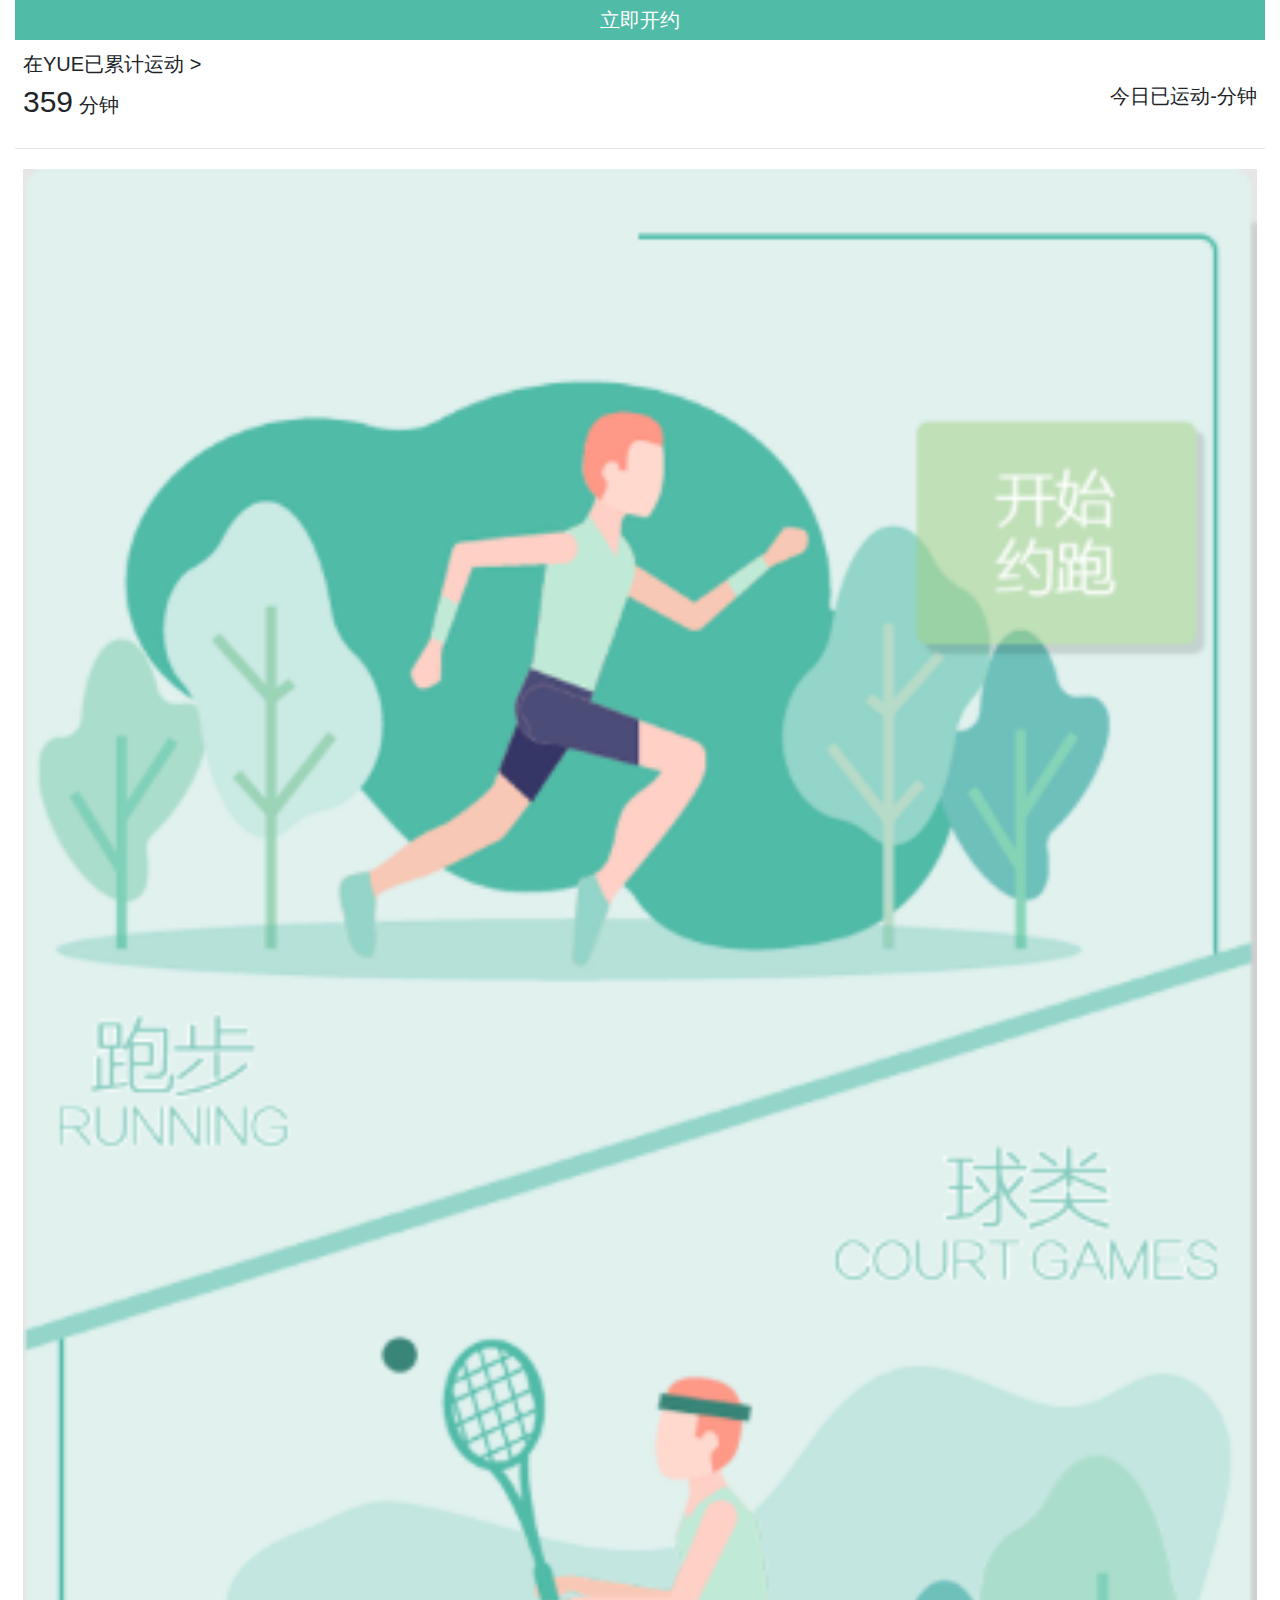
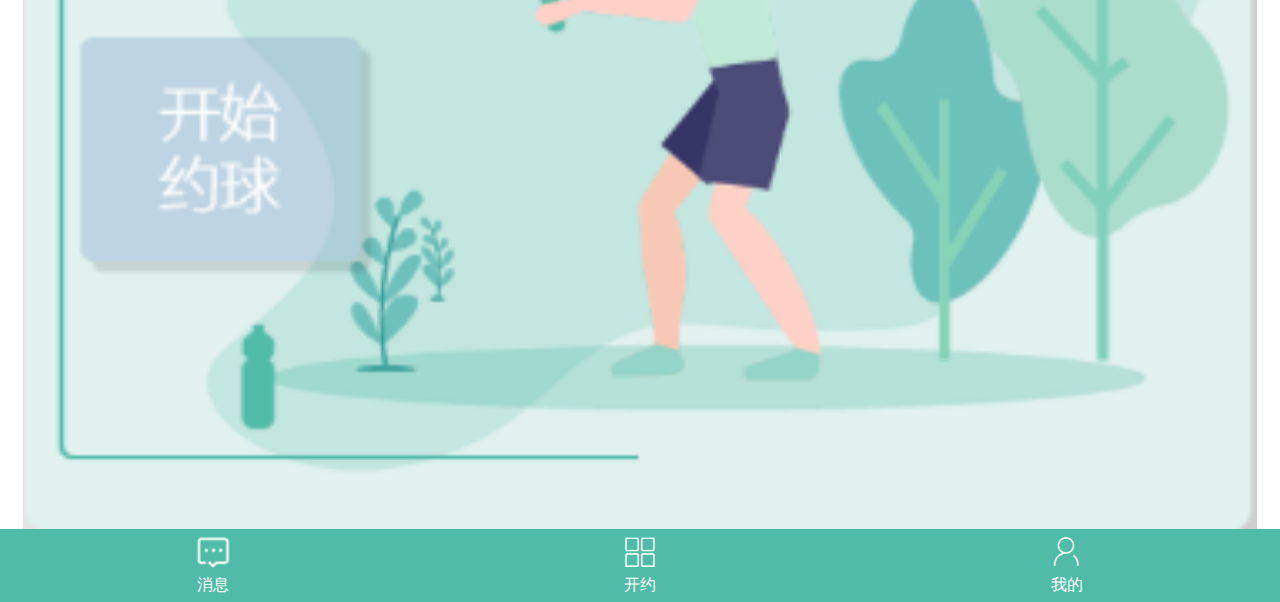
<file: index.html>
<!DOCTYPE html>
<html lang="en" >
<head>
  <meta charset="UTF-8">
  <title>开始约跑</title>
  <link rel="stylesheet" href="css/bootstrap.min.css">


</head>
<body>

<div class="col-12">
  <div style="background-color: #50bba7;">
    <h5 class="py-2 text-center" style="color: white;">
      立即开约
    </h5>
  </div>
  <div class="py-1 px-2" style="background-color: white;">
    <h5>在YUE已累计运动 ></h5>
    <div class="row">
      <div class="col-7"><h5><span style="font-size: 30px">359</span> 分钟 </h5></div>
      <div class="col-5 text-right"><h5>今日已运动-分钟</h5></div>
    </div>
  </div>
  <hr>
  <div class="px-2 pt-1" c>
    <a href="约跑.html"><img src="images/mainimg.png" style="width: 100%;height: 100%;overflow: auto;"></a>
  </div>
  <div style="background-color: #50bba7" class="row">
      <div class="col-4  text-center py-1"><a href="消息.html"><img src="icon/comment.png" style="height: 100%"></a> </div>
    <div class="col-4  text-center py-1"><a href="index.html"> <img src="icon/cube.png" style="height: 100%"></a></div>
    <div class="col-4  text-center py-1"><a href="我的.html"><img src="icon/p.png" style="height: 100%"></a></div>
  </div>
  <div class="row" style="background-color: #50bba7">
    <div class="col-4 text-center " style="color: white"><h6>消息</h6></div>
    <div class="col-4 text-center " style="color: white"><h6>开约</h6></div>
    <div class="col-4 text-center " style="color: white"><h6>我的</h6></div>
  </div>
</div>
<link href="js/bootstrap.min.js">
</body>
</html>
</file>
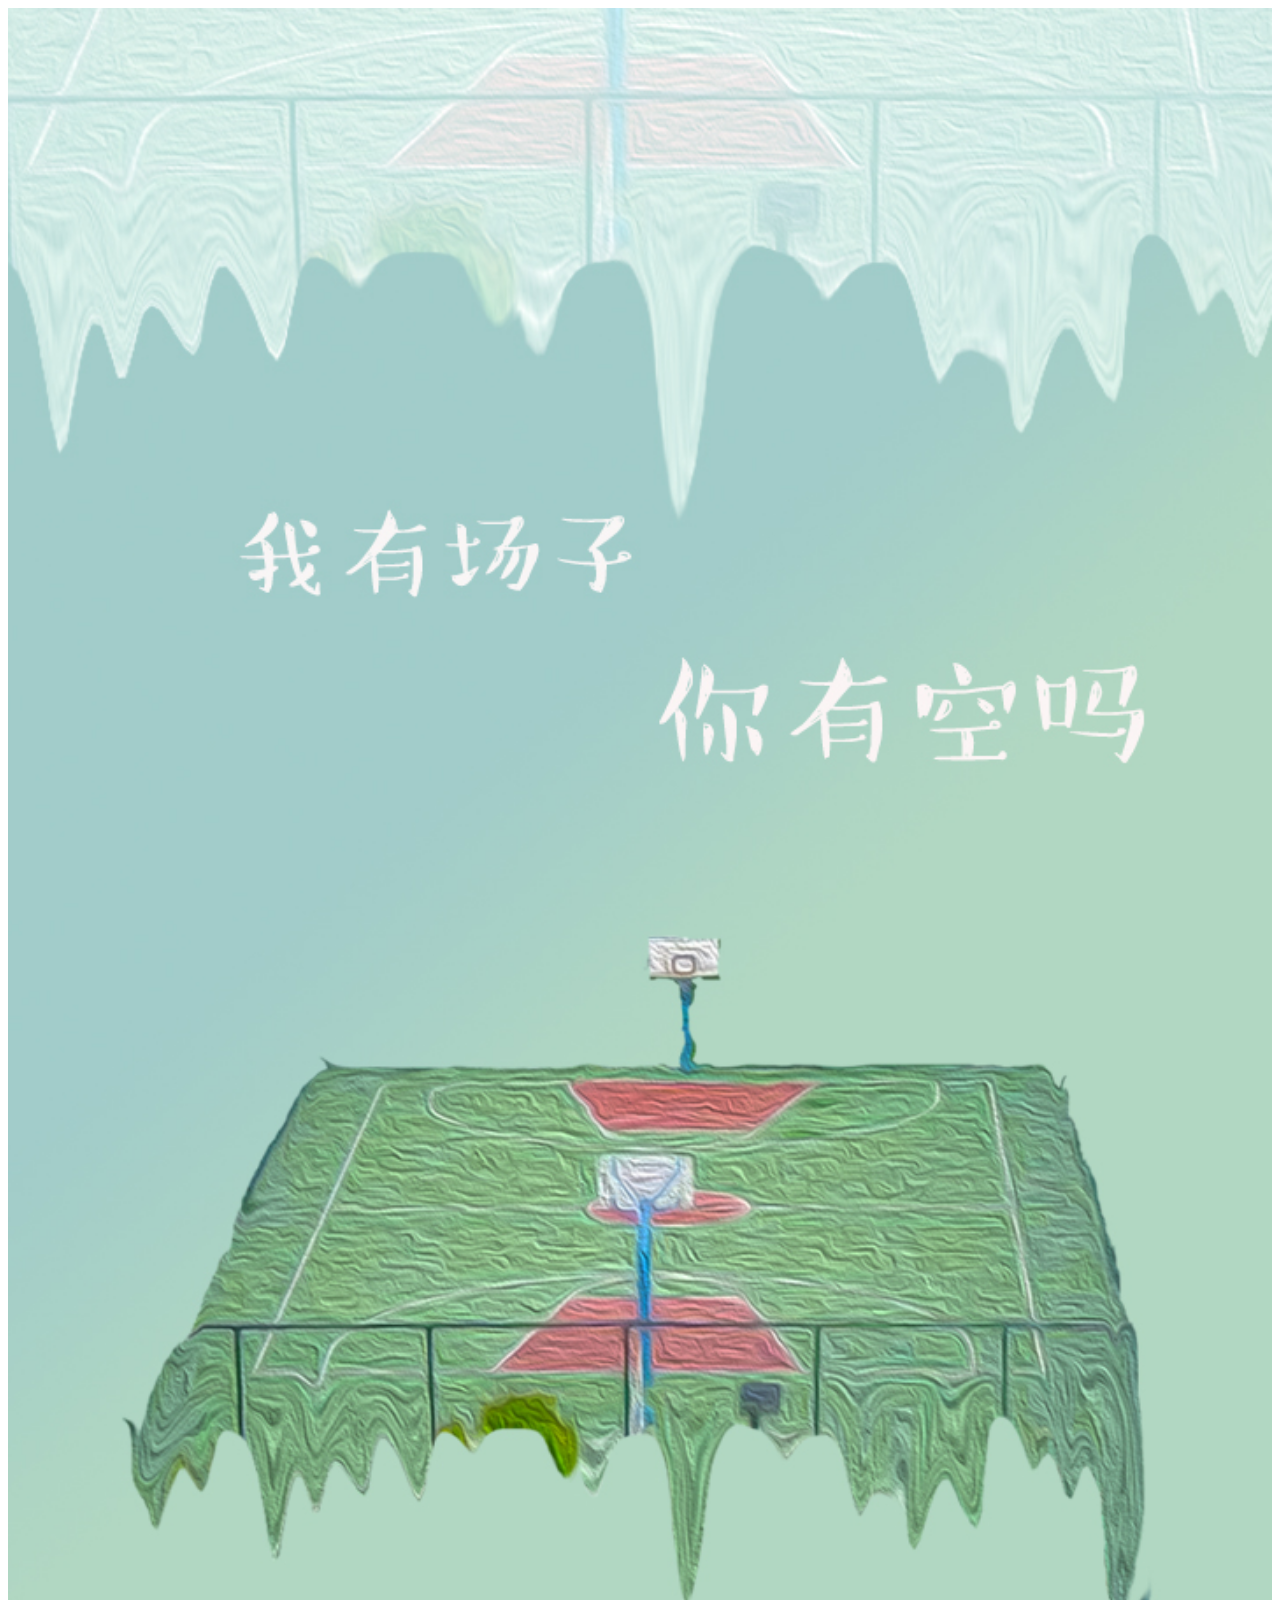
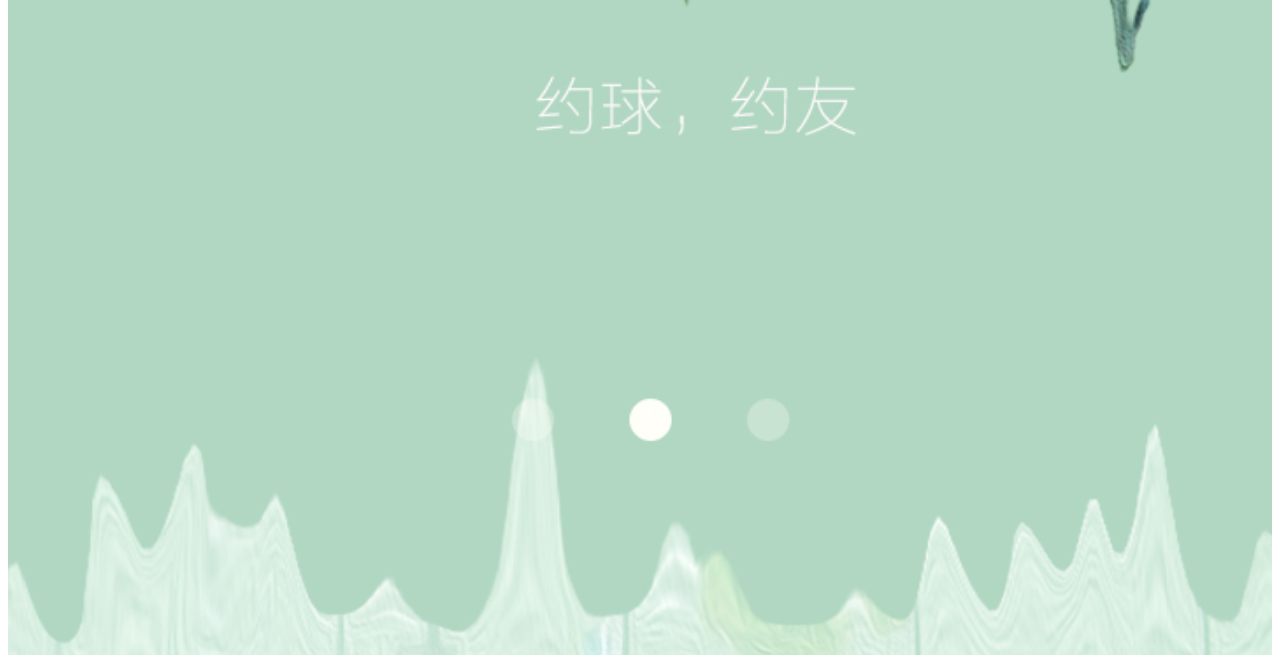
<file: welcome-2.html>
<!DOCTYPE html>
<html lang="en">
<head>
    <meta charset="UTF-8">
    <title>welcome</title>
</head>
<body>
<div class="pt-1">
    <a href="welcome-3.html"><img src="images/未标题-2.jpg" style="width: 100%;height: 100%;overflow: auto;"></a>
</div>
</body>
</html>
</file>
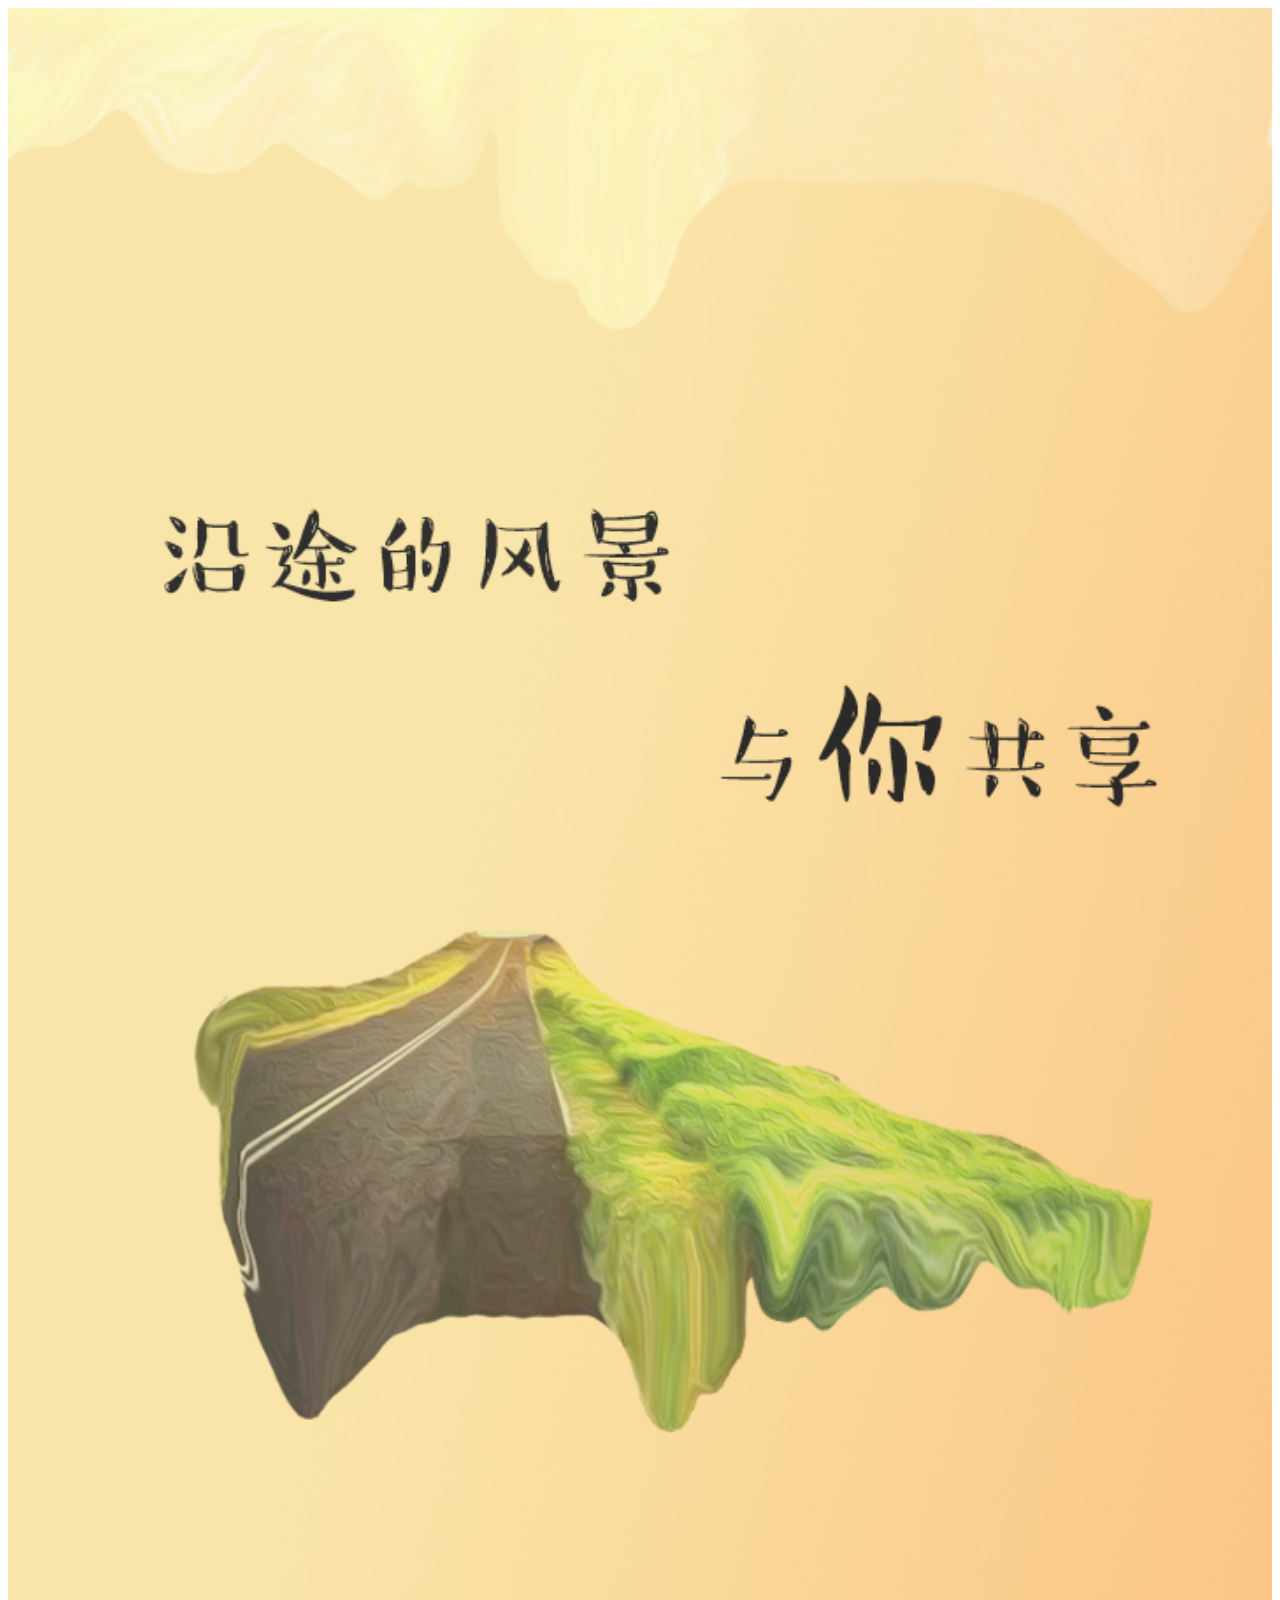
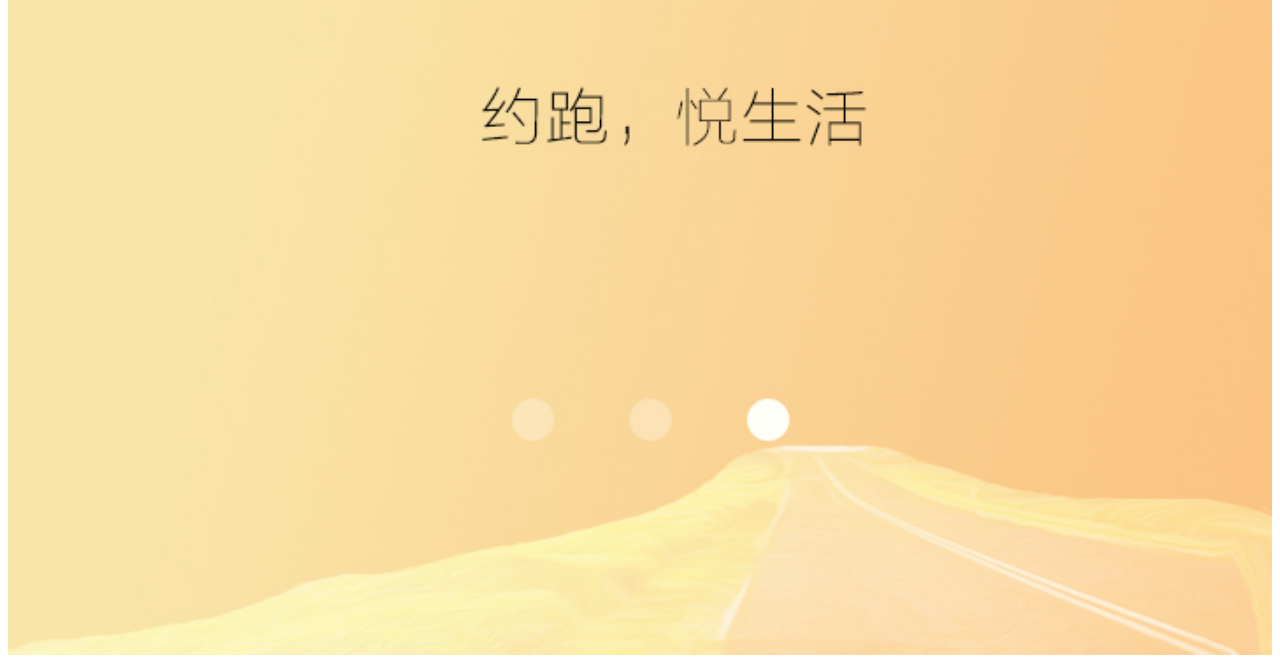
<file: welcome-3.html>
<!DOCTYPE html>
<html lang="en">
<head>
    <meta charset="UTF-8">
    <title>welcome</title>
</head>
<body>
<div class="pt-1">
    <a href="sign.html"><img src="images/未标题-1.1.jpg" style="width: 100%;height: 100%;overflow: auto;"></a>
</div>
</body>
</html>
</file>
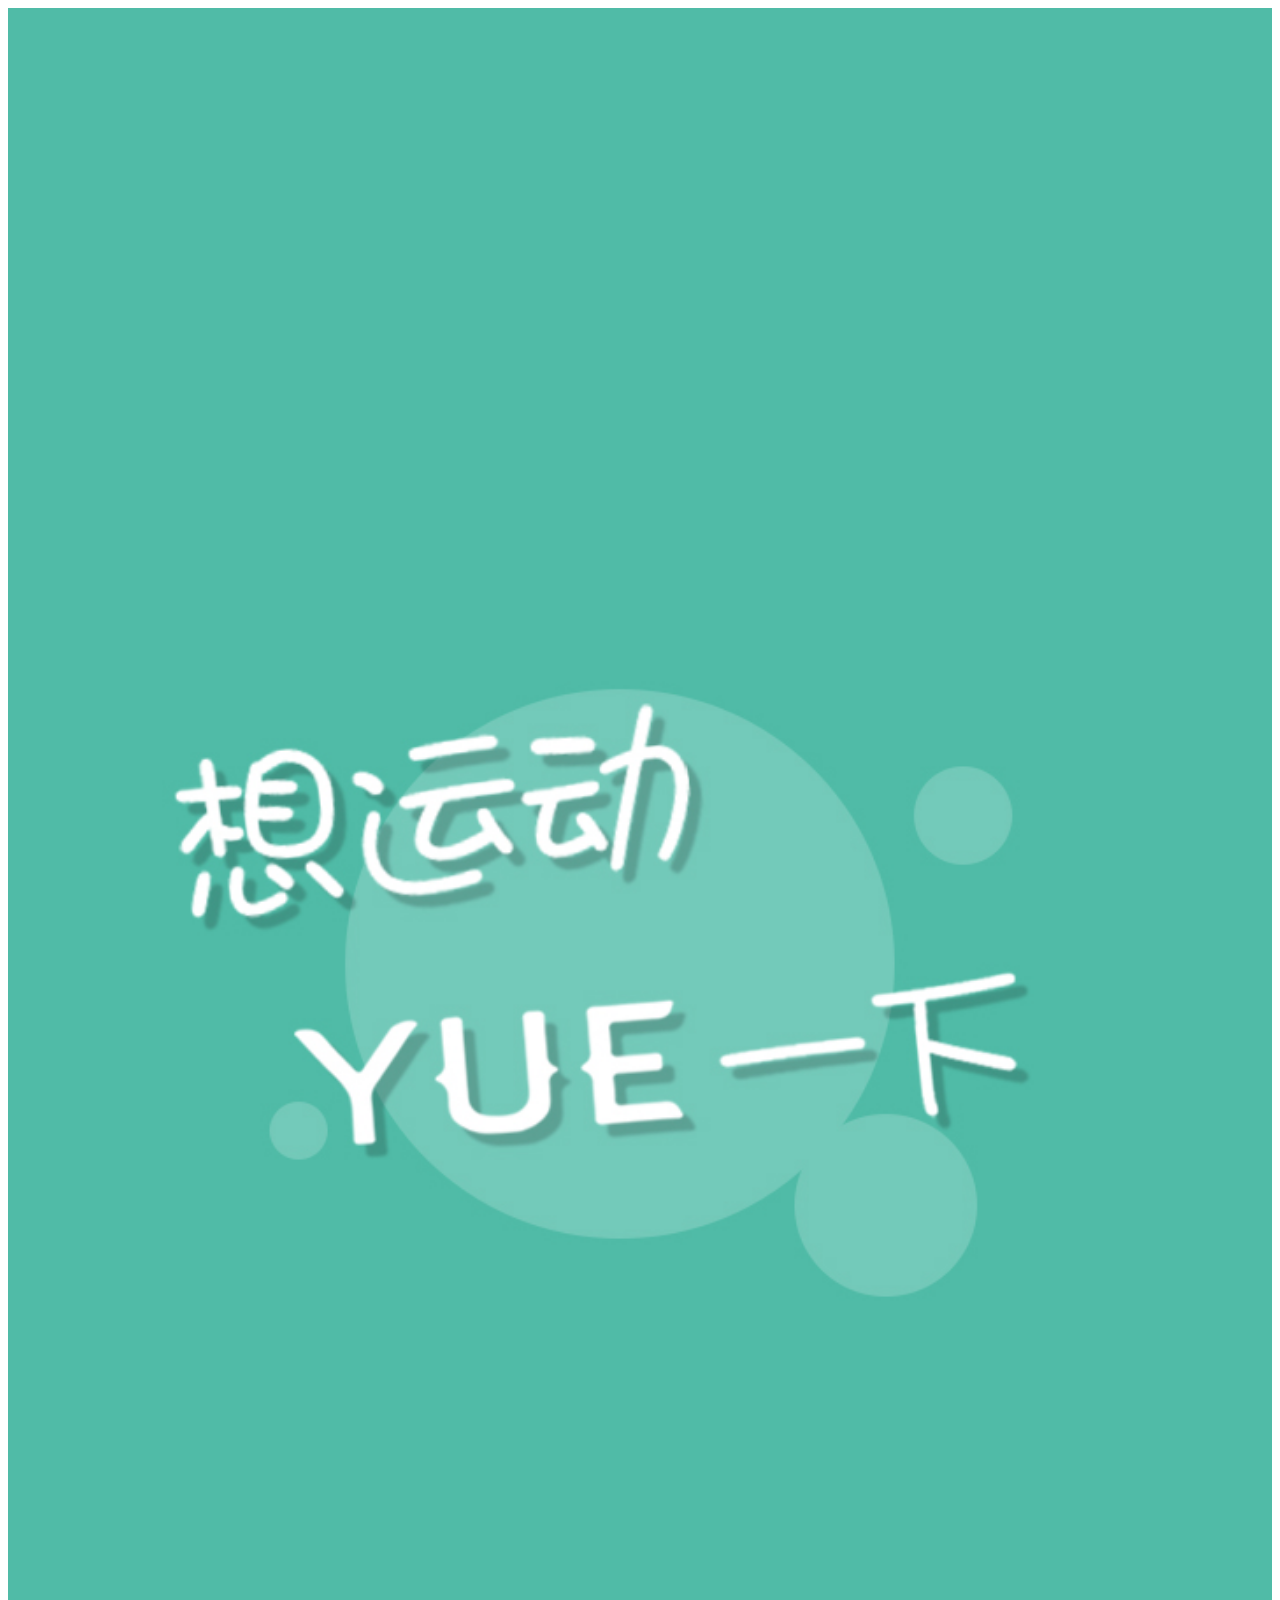
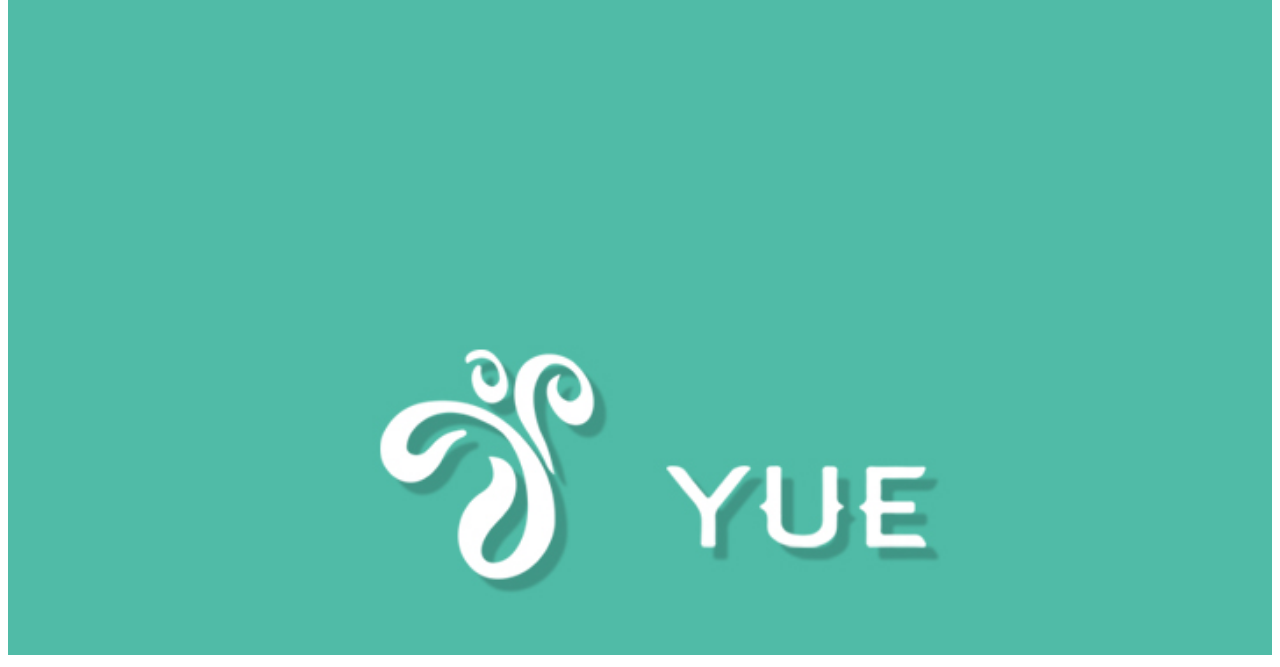
<file: welcome.html>
<!DOCTYPE html>
<html lang="en">
<head>
    <meta charset="UTF-8">
    <title>welcome</title>
</head>
<body>
<div class="pt-1">
    <a href="wlcome-1.html"><img src="images/开启界面.jpg" style="width: 100%;height: 100%;overflow: auto;"></a>
</div>
</body>
</html>
</file>
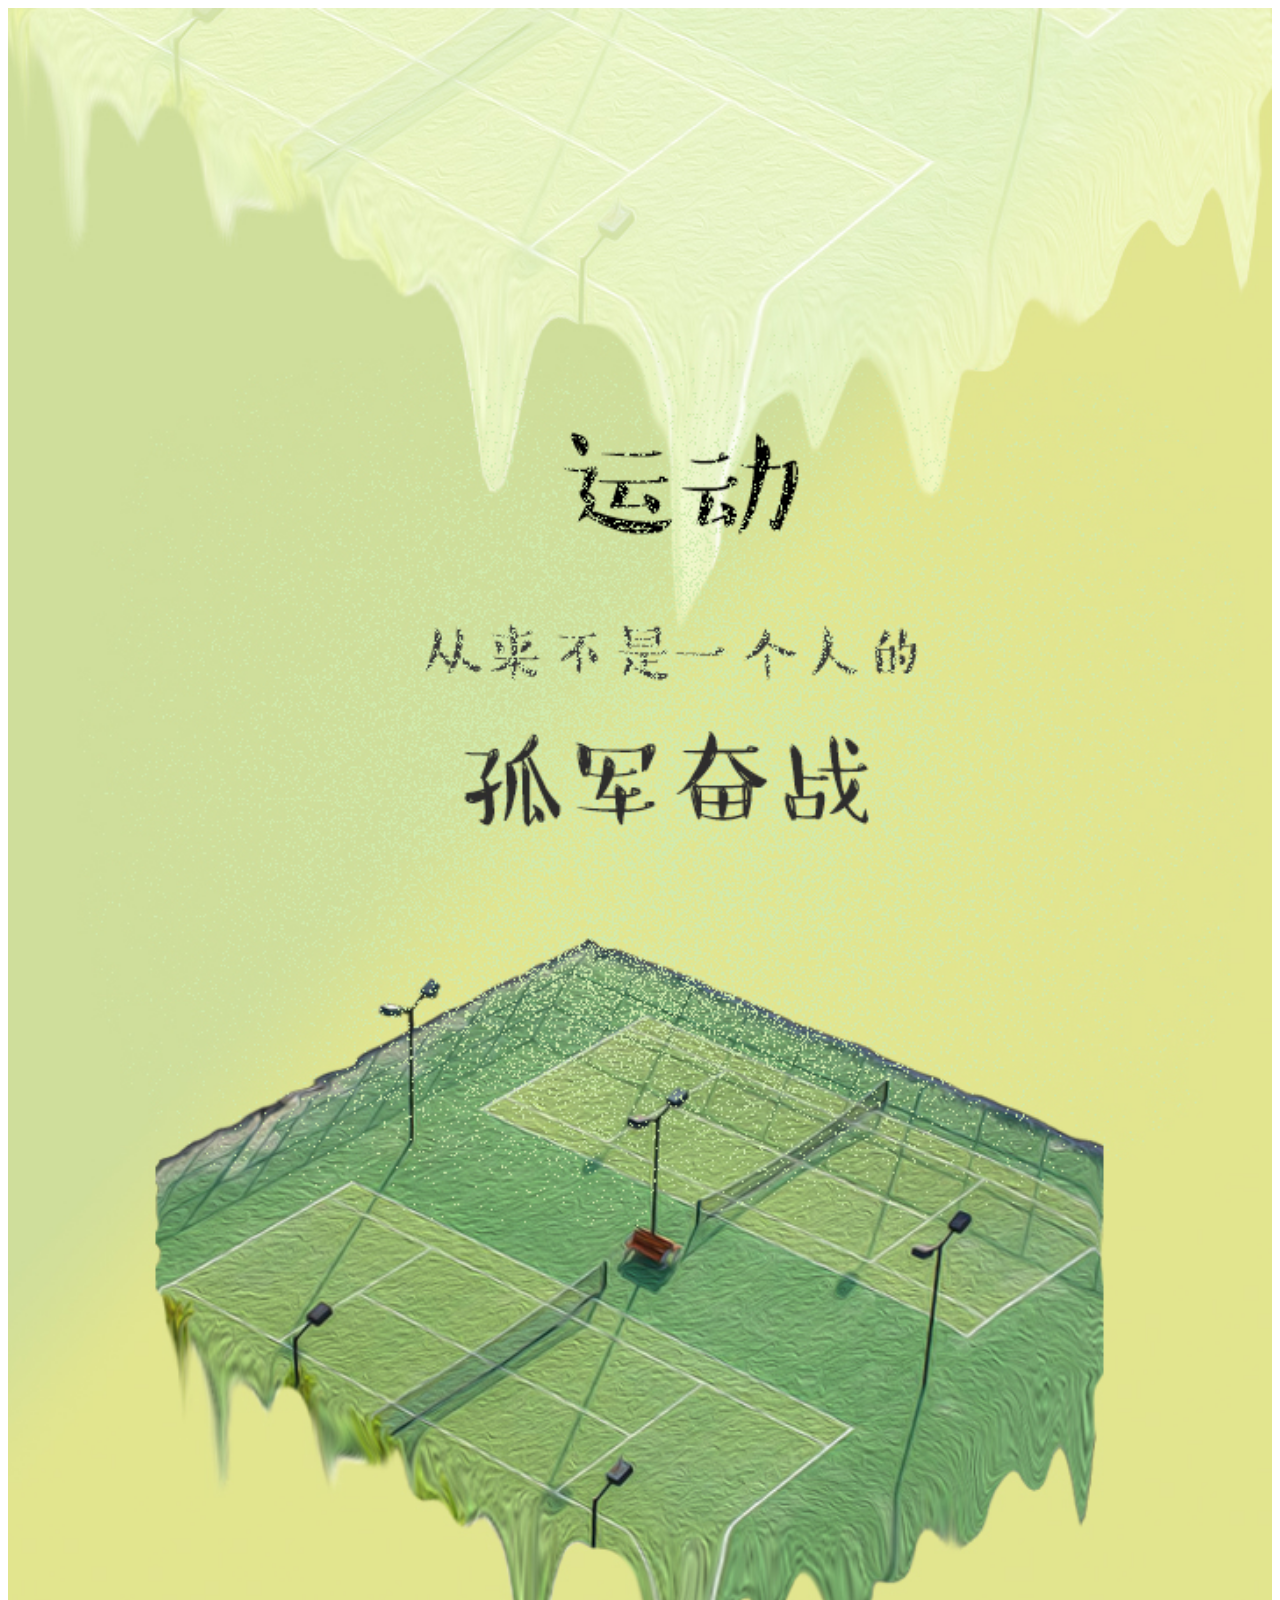
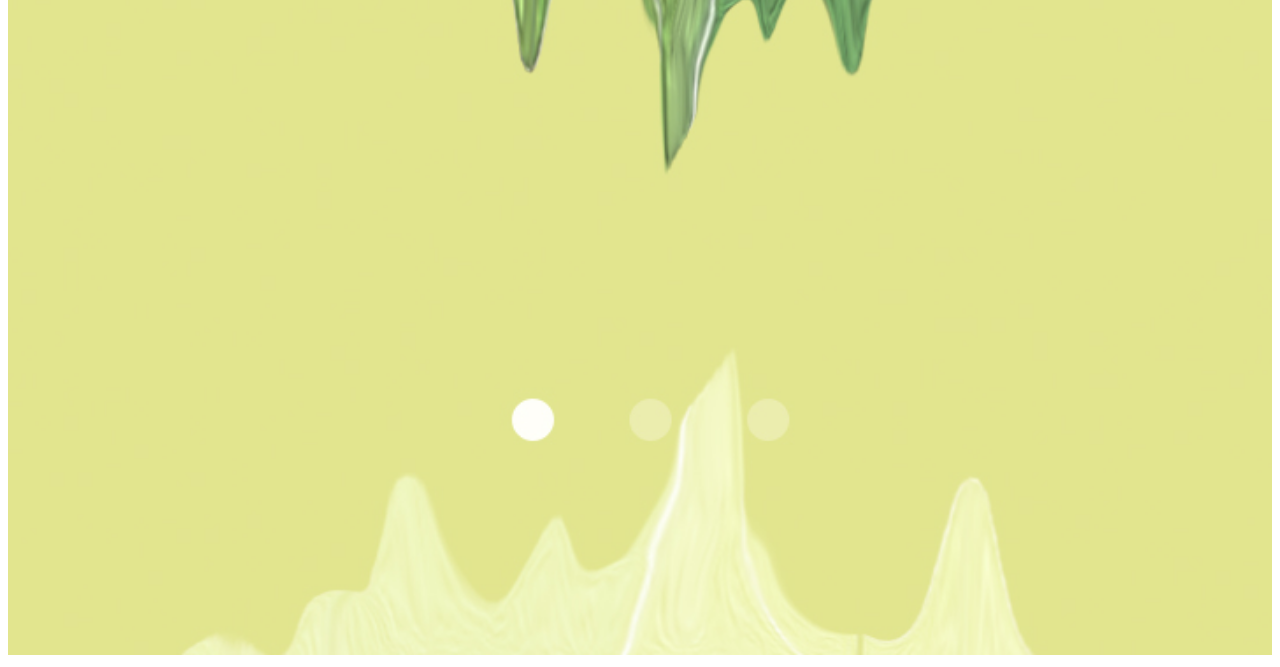
<file: wlcome-1.html>
<!DOCTYPE html>
<html lang="en">
<head>
    <meta charset="UTF-8">
    <title>welcome</title>
</head>
<body>
<div class="pt-1">
    <a href="welcome-2.html"><img src="images/未标题-1.jpg" style="width: 100%;height: 100%;overflow: auto;"></a>
</div>
</body>
</html>
</file>
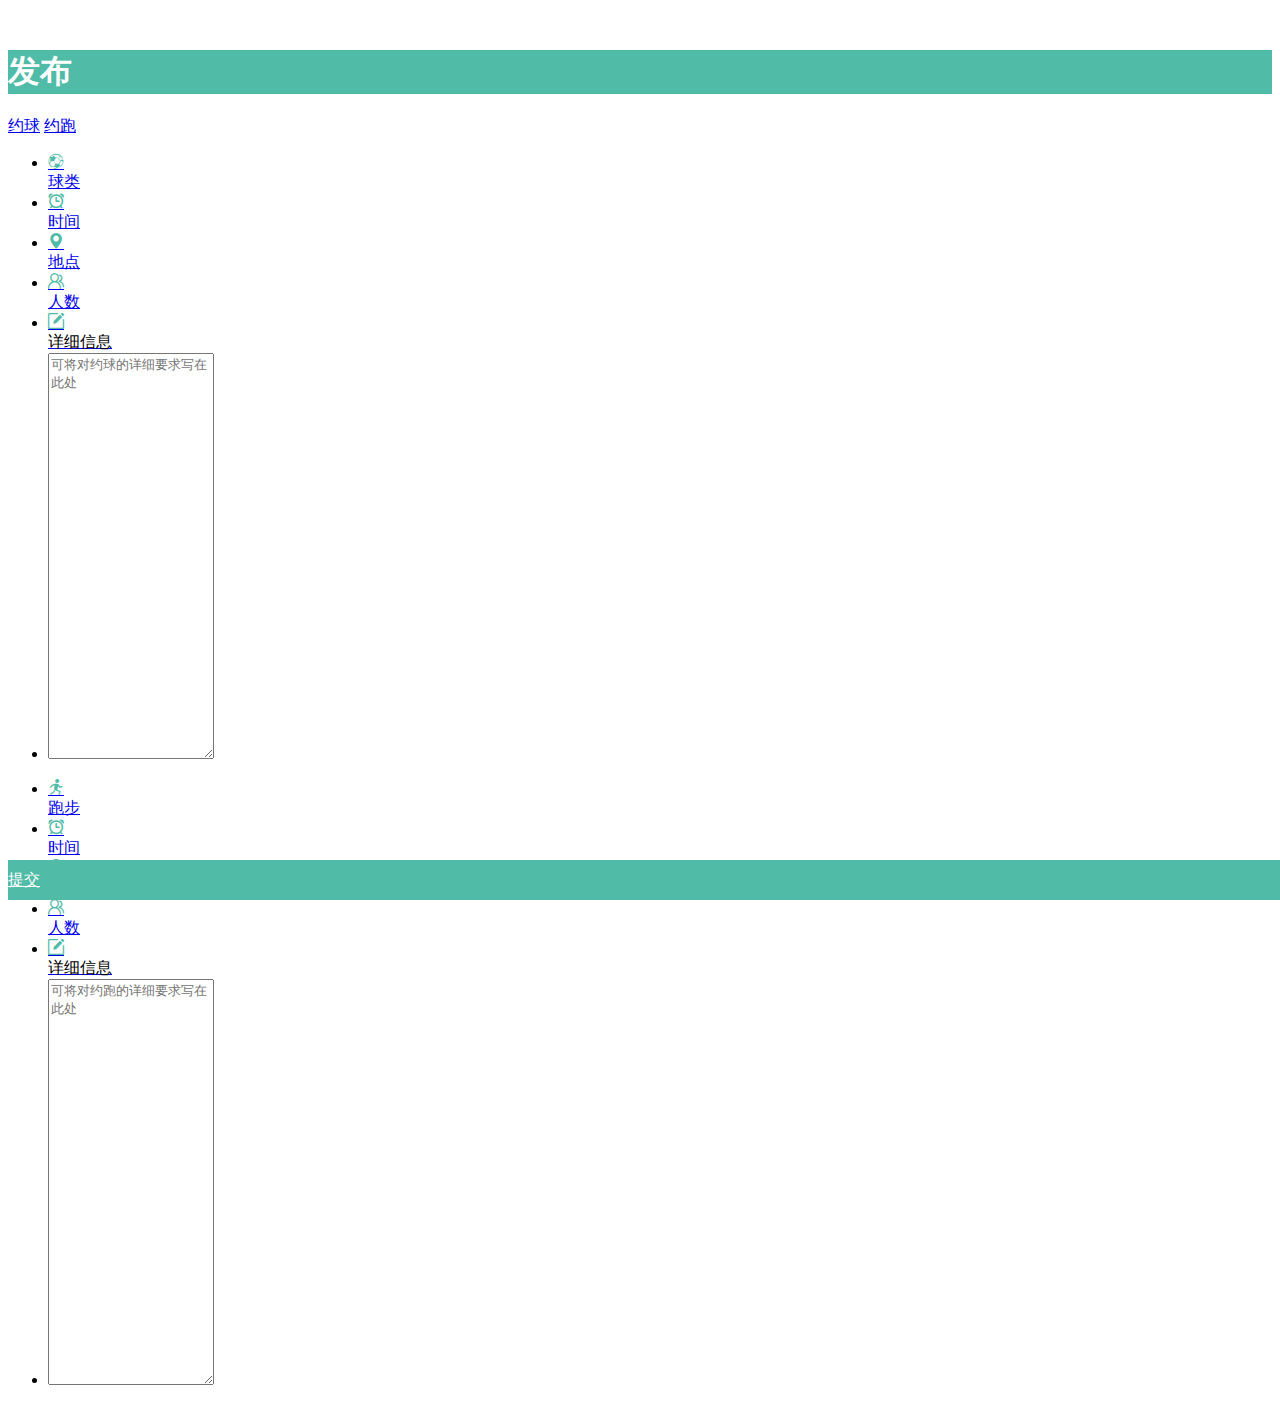
<file: 发布.html>
<!DOCTYPE html>
<html lang="en">
<head>
        <meta charset="utf-8">
    <meta http-equiv="X-UA-Compatible" content="IE=edge">
    <title>发布</title>
    <meta name="viewport" content="initial-scale=1, maximum-scale=1">
    <link rel="shortcut icon" href="/favicon.ico">
    <meta name="apple-mobile-web-app-capable" content="yes">
    <meta name="apple-mobile-web-app-status-bar-style" content="black">

    <link rel="stylesheet" href="//g.alicdn.com/msui/sm/0.6.2/css/sm.min.css">
    <link rel="stylesheet" href="//g.alicdn.com/msui/sm/0.6.2/css/sm-extend.min.css">
    <link href="fonts/icomoon (7)/style.css" rel="stylesheet">
    <style>
    .mbutton{
      position: fixed;
      bottom:0;
      width: 100%;
      height:2.5rem;
      background-color: #50bba7;
      color:white;
      line-height: 2.5rem;
      font-size:1rem;
      border: white;
    }
    #m-active{
        background-color:rgb(226, 226, 226);
    }
    .list-block .hidden{
      border: 1px solid #50bba7!important;
    }
    </style>
</head>
<body>
    <div class="page">
      <!-- nav -->
        <header class="bar bar-nav" >
          <a class="button button-link button-nav pull-left" href="/demos/card" data-transition='slide-out'  style="color:white;">
            <span class="icon-back"></span>
            返回
          </a>
          <h1 class="title" style="background-color:#50bba7;color:white">发布</h1>
        </header>
        <!-- tab -->
        <div class="content">
            <div class="buttons-tab">
                <a href="#tab1" class="tab-link active button">约球</a>
                <a href="#tab2" class="tab-link button">约跑</a>
              </div>
              <div style="padding: 0;">
                <div class="tabs">
                  <!-- tab1约球界面 -->
                  <div id="tab1" class="tab active">
                                <div class="list-block" style="margin:0">
                                  <ul>
                                    <li class="ili">
                                      <a href="#" class="item-link item-content mHeight">
                                        <div class="item-media"><i class="icon icon-f7"></i></div>
                                        <div class="item-inner">
                                          <span class="icon-ball"></span>
                                          <div class="item-title" style="margin-right: 12rem;overflow:visible;">球类</div>
                                        </div>
                                      </a>
                                    </li>
                                    <input type="text" class="hidden" style="display:none;">
                                    <li class="ili">
                                        <a href="#" class="item-link item-content mHeight">
                                            <div class="item-media"><i class="icon icon-f7"></i></div>
                                            <div class="item-inner" style="padding-top:0rem">
                                              <span class="icon-time"></span>
                                            <div class="item-title" style="margin-right: 12rem;overflow:visible;">时间</div>
                                            </div>
                                        </a>
                                    </li>
                                    <input type="text" class="hidden" style="display:none;">
                                    <li class="ili">
                                        <a href="#" class="item-link item-content mHeight">
                                            <div class="item-media"><i class="icon icon-f7"></i></div>
                                            <div class="item-inner">
                                              <span class="icon-place"></span>
                                            <div class="item-title" style="margin-right: 12rem;overflow:visible;">地点</div>
                                            </div>
                                        </a>
                                    </li>
                                    <input type="text" class="hidden" style="display:none;">
                                    <li class="ili">
                                        <a href="#" class="item-link item-content mHeight">
                                            <div class="item-media"><i class="icon icon-f7"></i></div>
                                            <div class="item-inner">
                                              <span class="icon-people"></span>
                                            <div class="item-title" style="margin-right: 12rem;overflow:visible;" >人数</div>
                                            </div>
                                        </a>
                                    </li>
                                    <input type="text" class="hidden" style="display:none;">
                                    <li>
                                            <a href="#" class="item-content mHeight">
                                                <div class="item-media"><i class="icon icon-f7"></i></div>
                                                <div class="item-inner">
                                                    <span class="icon-edit2"></span>
                                                <div class="item-title" style="margin-right: 11rem;overflow:visible;color:black">详细信息</div>
                                                </div>
                                            </a>
                                        </li>
                                    <li>
                                        <textarea placeholder="可将对约球的详细要求写在此处" style="min-height: 400px;overflow: hidden;"></textarea>
                                    </li>
                                  </ul>
                                </div>
                                <a href="#" class="button button-dark mbutton" >提交</a>
                  </div>
                  <!-- tab2约跑界面 -->
                  <div id="tab2" class="tab">
                    <div class="list-block" style="margin:0">
                      <ul>
                        <li class="ili">
                          <a href="#" class="item-link item-content mHeight">
                            <div class="item-media"><i class="icon icon-f7"></i></div>
                            <div class="item-inner">
                              <span class="icon-run"></span>
                              <div class="item-title" style="margin-right: 12rem;overflow:visible;">跑步</div>
                            </div>
                          </a>
                        </li>
                        <input type="text" class="hidden" style="display:none;">
                        <li class="ili">
                            <a href="#" class="item-link item-content mHeight">
                                <div class="item-media"><i class="icon icon-f7"></i></div>
                                <div class="item-inner" style="padding-top:0rem">
                                  <span class="icon-time"></span>
                                <div class="item-title" style="margin-right: 12rem;overflow:visible;">时间</div>
                                </div>
                            </a>
                        </li>
                        <input type="text" class="hidden" style="display:none;">
                        <li class="ili">
                            <a href="#" class="item-link item-content mHeight">
                                <div class="item-media"><i class="icon icon-f7"></i></div>
                                <div class="item-inner">
                                  <span class="icon-place"></span>
                                <div class="item-title" style="margin-right: 12rem;overflow:visible;">地点</div>
                                </div>
                            </a>
                        </li>
                        <input type="text" class="hidden" style="display:none;">
                        <li class="ili">
                            <a href="#" class="item-link item-content mHeight">
                                <div class="item-media"><i class="icon icon-f7"></i></div>
                                <div class="item-inner">
                                  <span class="icon-people"></span>
                                <div class="item-title" style="margin-right: 12rem;overflow:visible;" >人数</div>
                                </div>
                            </a>
                        </li>
                        <input type="text" class="hidden" style="display:none;">
                        <li>
                                <a href="#" class="item-content mHeight">
                                    <div class="item-media"><i class="icon icon-f7"></i></div>
                                    <div class="item-inner">
                                        <span class="icon-edit2"></span>
                                    <div class="item-title" style="margin-right: 11rem;overflow:visible;color:black">详细信息</div>
                                    </div>
                                </a>
                            </li>
                        <li>
                            <textarea placeholder="可将对约跑的详细要求写在此处" style="min-height: 400px;overflow: hidden;"></textarea>
                        </li>
                      </ul>
                    </div>
                    <a href="#" class="button button-dark mbutton" >提交</a>
                  </div>
                </div>
              </div>
        </div>
      </div>

    <script type='text/javascript' src='//g.alicdn.com/sj/lib/zepto/zepto.min.js' charset='utf-8'></script>
    <script type='text/javascript' src='//g.alicdn.com/msui/sm/0.6.2/js/sm.min.js' charset='utf-8'></script>
    <script type='text/javascript' src='//g.alicdn.com/msui/sm/0.6.2/js/sm-extend.min.js' charset='utf-8'></script>
    <script>
      // 获取不同屏幕的宽高，根据这个来调整li的高度
        var w = window.innerWidth || document.documentElement.clientWidth || document.body.clientWidth;
        var h = window.innerHeight || document.documentElement.clientHeight || document.body.clientHeight;
        var styleNode=document.createElement("style");
        var cssText="";
        console.log(w);
        console.log(h);
        if(h<800&&h>700){
            cssText+=".mHeight{height:2.4rem}"
        }
        if(h>800){
          cssText+=".mHeight{height:3.3rem}" 
        }
        styleNode.innerHTML=cssText;
        document.head.appendChild(styleNode);
      // 点击li弹出折叠input
        function hidden(tab){
        var itab=document.getElementById(tab);
        var ali=itab.getElementsByClassName('ili');
        var ainput=itab.getElementsByTagName('input');
        for(var i=0;i<ali.length;i++){
          ali[i].index=i;
          ali[i].onclick=function(){
            console.log('我被点了')
						for(var i=0;i<ali.length;i++){	
              ali[i].id='';
              ainput[i].style.display='none';
						}
            this.id='m-active';
						ainput[this.index].style.display='block';
          }
        }
        }
        hidden('tab1');
        hidden('tab2');

      </script>
</body>
</html>
</file>
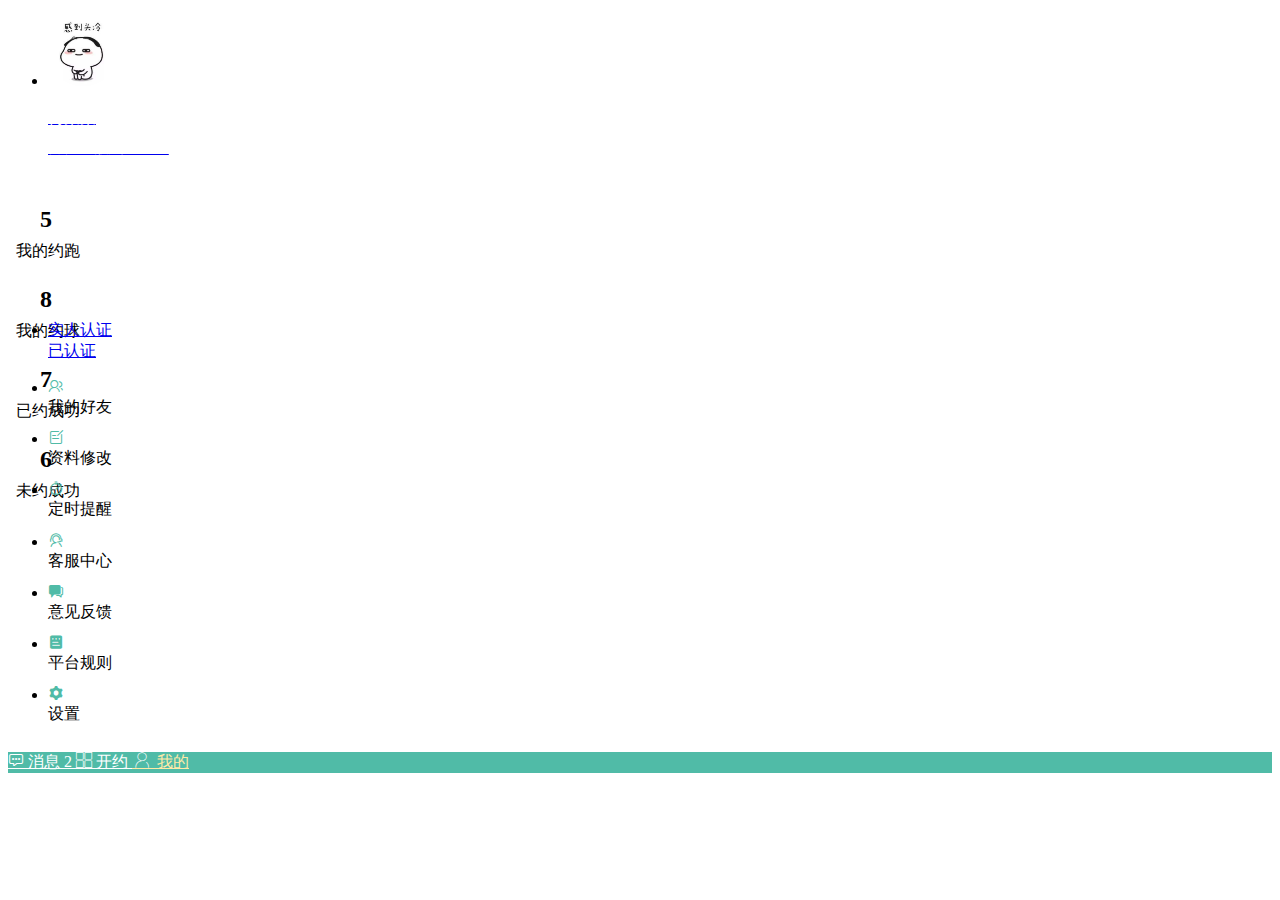
<file: 我的.html>
<!DOCTYPE html>
<html>
<head>
    <meta charset="utf-8">
    <meta http-equiv="X-UA-Compatible" content="IE=edge">
    <title>我的</title>
    <meta name="viewport" content="initial-scale=1, maximum-scale=1">
    <link rel="shortcut icon" href="/favicon.ico">
    <meta name="apple-mobile-web-app-capable" content="yes">
    <meta name="apple-mobile-web-app-status-bar-style" content="black">

    <link rel="stylesheet" href="//g.alicdn.com/msui/sm/0.6.2/css/sm.min.css">
    <link rel="stylesheet" href="//g.alicdn.com/msui/sm/0.6.2/css/sm-extend.min.css">
    <link href="//netdna.bootstrapcdn.com/font-awesome/4.7.0/css/font-awesome.min.css" rel="stylesheet">
    <link href="//netdna.bootstrapcdn.com/font-awesome/4.7.0/css/font-awesome.min.css" rel="stylesheet">
    <link href="fonts/icomoon (7)/style.css" rel="stylesheet">
    <style>
    .round_icon{
    width: 70px;  
    height: 70px;
    display: flex;  
    border-radius: 50%;
    align-items: center;
    justify-content: center;
    overflow: hidden;
  }
  .name{
    color:white;
    margin-top: 1.5rem;
    line-height:100%;
  }
  .num{
    font-size:24px;
    font-weight:900;
    margin-left: 1.5rem;
  }
  .n-info{
    margin-top: -1rem;
  }
  .bar-tab .tab-item{
    color:white;
  }
.bar-tab .tab-item.active,.bar-tab .tab-item:active{
    color:#ffeaa7;
}
    </style>
</head>
<body>
    <div class="page-group">
        <div class="page page-current">
            <!-- 头像信息 -->
                <div class="list-block media-list" style="margin:0;">
                        <ul>
                          <li>
                            <a href="#" class="item-content" style="background-color:#50bba7;height:110px">
                              <div class="item-media round_icon "><img src="icon/head.jpeg" style='width: 4rem;'></div>
                              <div class="item-inner">
                                <div class="name">
                                  <p>何某某</p>
                                  <p style="font-size:.6rem">杭州电子科技大学 17xxxxxx</p>
                                </div>
                              </div>
                            </a>
                          </li>
                        </ul>
                </div>
            <!-- 数据 -->
                <div class="content-padded grid-demo" style="background-color:white;margin:0;padding: .5rem;">
                        <div class="row" style="height:90px">
                          <div class="col-25"><div><p class="num">5</p><p class="n-info">我的约跑</p></div></div>
                          <div class="col-25"><div><p class="num">8</p><p class="n-info">我的约球</p></div></div>
                          <div class="col-25"><div><p class="num">7</p><p class="n-info">已约成功</p></div></div>
                          <div class="col-25"><div><p class="num">6</p><p class="n-info">未约成功</p></div></div>
                        </div>
                </div>
            <!-- 实人认证 -->
                <div class="list-block" style="margin:0.5rem 0">
                        <ul>
                          <li>
                            <a href="#" class="item-link item-content mHeight">
                              <!-- <div class="item-media"><i class="icon icon-f7"></i></div> -->
                              <div class="item-inner">
                                <div class="item-title">实人认证</div>
                                <div class="item-after">已认证</div>
                              </div>
                            </a>
                          </li>
                        </ul>
                </div>
                <!-- 自定义内容 -->
                <div class="list-block" data-type='native' style="margin:0.75rem 0">
                        <ul>
                          <li class="item-content item-link mHeight">
                            <div class="item-media"><i class="icon icon-f7"></i></div>
                            <div class="item-inner">
                                <span class="icon-friend-1"></span>
                              <div class="item-title" style="margin-right: 10.5rem;overflow:visible;">我的好友</div>
                            </div>
                          </li>
                          <li class="item-content item-link mHeight">
                            <div class="item-media"><i class="icon icon-f7"></i></div>
                            <div class="item-inner">
                                <span class="icon-edit"></span>
                              <div class="item-title" style="margin-right: 10.5rem;overflow:visible;">资料修改</div>
                            </div>
                          </li>
                          <li class="item-content item-link mHeight">
                                <div class="item-media"><i class="icon icon-f7"></i></div>
                                <div class="item-inner">
                                    <span class="icon-countdown"></span>
                                  <div class="item-title" style="margin-right: 10.5rem;overflow:visible;">定时提醒</div>
                                </div>
                              </li>
                              <li class="item-content item-link mHeight">
                                <div class="item-media"><i class="icon icon-f7"></i></div>
                                <div class="item-inner">
                                    <span class="icon-service"></span>
                                  <div class="item-title" style="margin-right: 10.5rem;overflow:visible;" >客服中心</div>
                                </div>
                            </li>
                            <li class="item-content item-link mHeight">
                                    <div class="item-media"><i class="icon icon-f7"></i></div>
                                    <div class="item-inner">
                                        <span class="icon-communityfill"></span>
                                      <div class="item-title" style="margin-right: 10.5rem;overflow:visible;">意见反馈</div>
                                    </div>
                                  </li>
                                  <li class="item-content item-link mHeight ">
                                    <div class="item-media"><i class="icon icon-f7"></i></div>
                                    <div class="item-inner">
                                        <span class="icon-formfill"></span>
                                      <div class="item-title" style="margin-right: 10.5rem;overflow:visible;">平台规则</div>
                                    </div>
                            </li>
                            <li class="item-content item-link mHeight">
                                    <div class="item-media"><i class="icon icon-f7"></i></div>
                                    <div class="item-inner">
                                        <span class="icon-settingsfill"></span>
                                      <div class="item-title" style="margin-right: 12.2rem;overflow:visible;">设置</div>
                                    </div>
                            </li>
                        </ul>
                      </div>
                      <!-- 底栏 -->
                      <nav class="bar bar-tab" style="background-color: #50bba7;">
                            <a class="tab-item external" href="消息.html">
                              <span class="icon icon-message"></span>
                              <span class="tab-label">消息</span>
                              <span class="badge">2</span>
                            </a>
                            <a class="tab-item external" href="index.html">
                              <span class="icon icon-app"></span>
                              <span class="tab-label">开约</span>
                            </a>
                            <a class="tab-item external active" href="我的.html">
                              <span class="icon icon-me"></span>
                              <span class="tab-label">我的</span>
                            </a>
                    </nav>
        </div>
    </div>
    <script type='text/javascript' src='//g.alicdn.com/sj/lib/zepto/zepto.min.js' charset='utf-8'></script>
    <script type='text/javascript' src='//g.alicdn.com/msui/sm/0.6.2/js/sm.min.js' charset='utf-8'></script>
    <script>
      // 获取不同屏幕的宽高，根据这个来调整li的高度
        var w = window.innerWidth || document.documentElement.clientWidth || document.body.clientWidth;
        var h = window.innerHeight || document.documentElement.clientHeight || document.body.clientHeight;
        var styleNode=document.createElement("style");
        var cssText="";
        console.log(w);
        console.log(h);
        if(h<800&&h>700){
            cssText+=".mHeight{height:2.4rem}"
        }
        if(h>800){
          cssText+=".mHeight{height:3.2rem}" 
        }
        styleNode.innerHTML=cssText;
        document.head.appendChild(styleNode);
      </script>
</body>
</html>
</file>
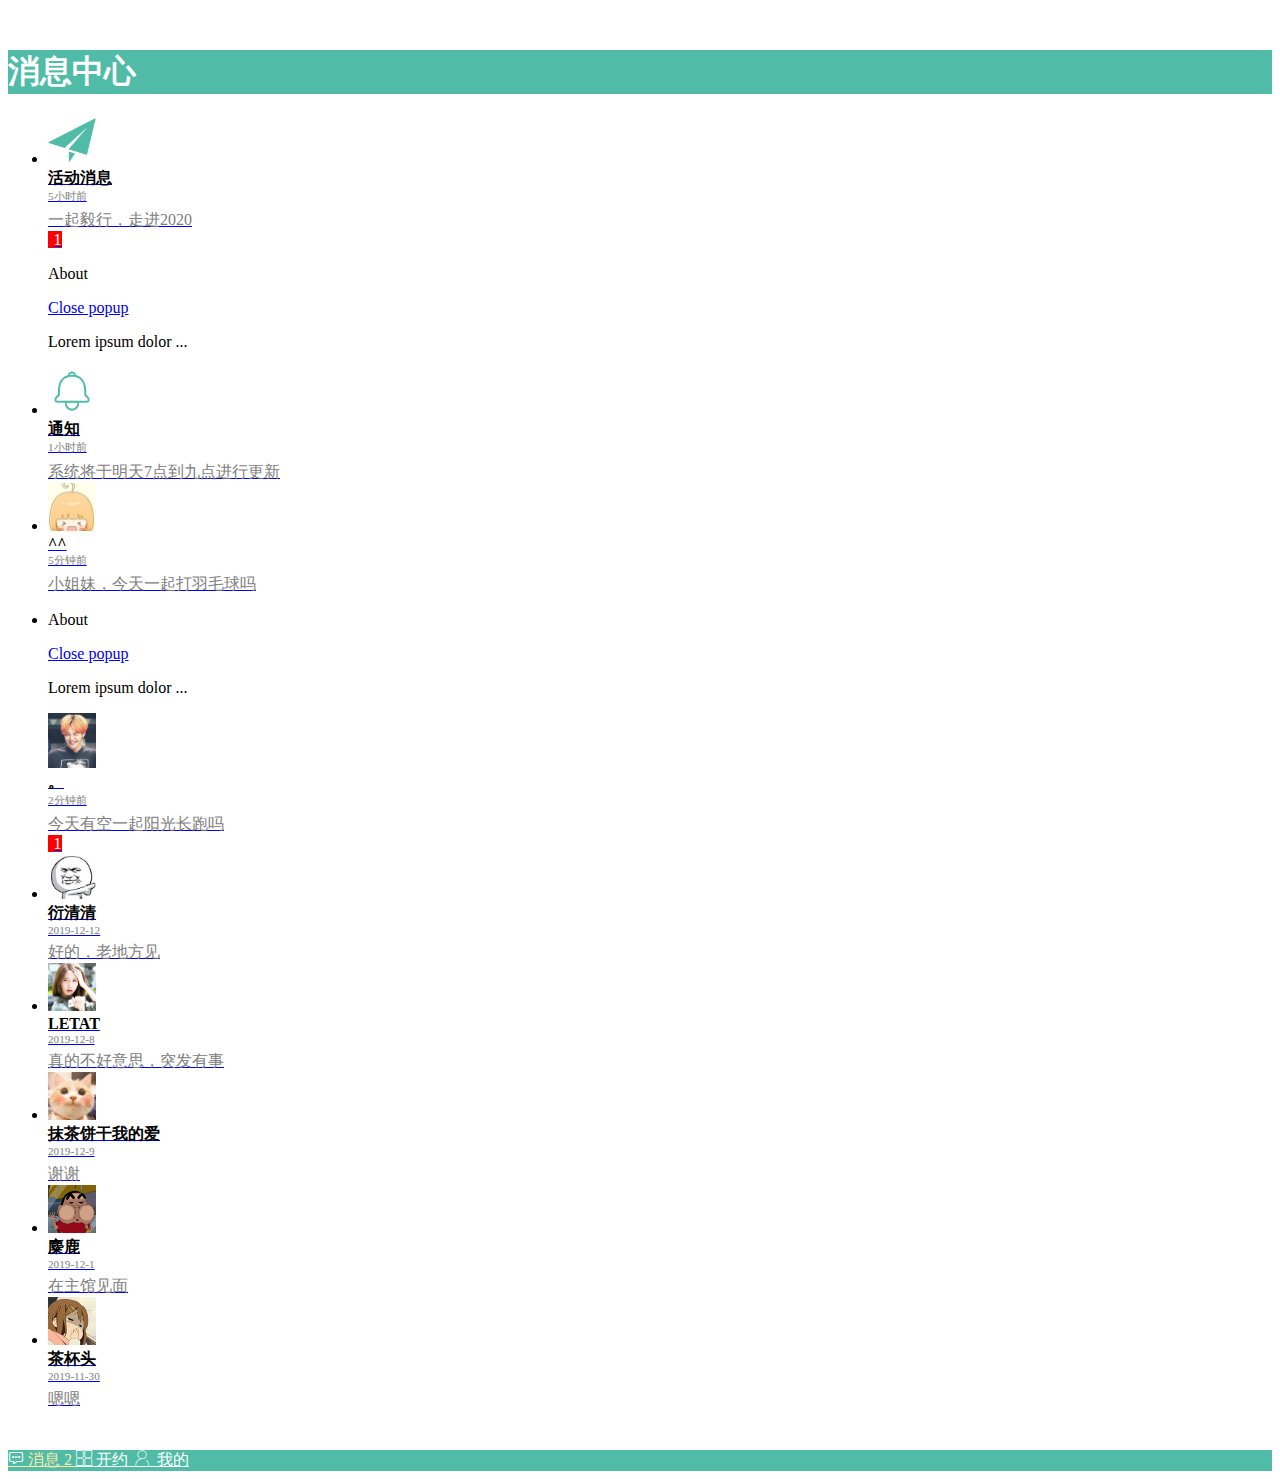
<file: 消息.html>
<!DOCTYPE html>
<html>
<head>
    <meta charset="utf-8">
    <meta http-equiv="X-UA-Compatible" content="IE=edge">
    <title>消息</title>
    <meta name="viewport" content="initial-scale=1, maximum-scale=1">
    <link rel="shortcut icon" href="/favicon.ico">
    <meta name="apple-mobile-web-app-capable" content="yes">
    <meta name="apple-mobile-web-app-status-bar-style" content="black">

    <link rel="stylesheet" href="//g.alicdn.com/msui/sm/0.6.2/css/sm.min.css">
    <link rel="stylesheet" href="//g.alicdn.com/msui/sm/0.6.2/css/sm-extend.min.css">
    <link href="fonts/icomoon (7)/style.css" rel="stylesheet">
    <style>
    .bar-tab .tab-item{
    color:white;
    }
    .bar-tab .tab-item.active,.bar-tab .tab-item:active{
    color:#ffeaa7;
}
    .list-block{
      margin-top:2.2rem;
      margin-bottom:0rem;
    }
    .item-title{
      font-weight:700;
    }
  li  a:active{
      background:rgb(226, 226, 226);
    }
    </style>
</head>
<body>
    <div class="page">
      <!-- nav消息中心 -->
                <header class="bar bar-nav">
                        <a class="button button-link button-nav pull-left" href="/demos/card" data-transition='slide-out' style="color:white;">
                          <span class="icon-back"></span>
                        返回
                        </a>
                        <h1 class="title" style="background-color:#50bba7;color:white;">消息中心</h1>
                </header>
                <!-- 消息的内容 -->
                <div class="content" style="margin-top:0rem;margin-bottom:2.5rem">
                        <div class="list-block media-list" style="margin-top:0;">
                                <ul class="clientScreen">
                                  <li>
                                    <a href="#" class="item-content">
                                      <div class="item-media"><img src="icon/plane.png" style='width: 3rem;'></div>
                                      <div class="item-inner">
                                        <div class="item-title-row">
                                          <div class="item-title" style="color:black;">活动消息</div>
                                          <div class="item-after " style="color:grey;font-size: .7rem;">5小时前</div>
                                        </div>
                                        <div class="item-title-row">
                                        <div class="item-text" style="color:grey;padding-top:.4rem;">一起毅行，走进2020</div>
                                        <span class="badge" style="width:1.1rem;height:1.1rem;margin-top:.2rem;line-height:1rem;padding-left:.35rem;background: red;color:white">1</span>
                                        </div>
                                      </div>
                                    </a>
                                  </li>
                                  <div class="popup popup-about">
                                    <div class="content-block">
                                      <p>About</p>
                                      <p><a href="#" class="close-popup">Close popup</a></p>
                                      <p>Lorem ipsum dolor ...</p>
                                    </div>
                                  </div>
                                  <li>
                                        <a href="#" class="item-content">
                                          <div class="item-media"><img src="icon/bell.png" style='width: 3rem;'></div>
                                          <div class="item-inner">
                                            <div class="item-title-row">
                                              <div class="item-title" style="color:black;">通知</div>
                                              <div class="item-after" style="color:grey;font-size: .7rem;">1小时前</div>
                                            </div>
                                            <div class="item-text" style="color:grey;padding-top:.4rem;">系统将于明天7点到九点进行更新</div>
                                          </div>
                                        </a>
                                  </li>
                                  <li>
                                        <a href="#" class="item-content">
                                          <div class="item-media"><img src="icon/p1.jpeg" style='width: 3rem;'></div>
                                          <div class="item-inner">
                                            <div class="item-title-row">
                                              <div class="item-title" style="color:black;">^^</div>
                                              <div class="item-after" style="color:grey;font-size: .7rem;">5分钟前</div>
                                            </div>
                                            <div class="item-text" style="color:grey;padding-top:.4rem;">小姐妹，今天一起打羽毛球吗</div>
                                          </div>
                                        </a>
                                    </li>
                                    <li>
                                        <div class="popup popup-about">
                                            <div class="content-block">
                                              <p>About</p>
                                              <p><a href="#" class="close-popup">Close popup</a></p>
                                              <p>Lorem ipsum dolor ...</p>
                                            </div>
                                          </div>
                                            <a href="#" class="item-content">
                                              <div class="item-media"><img src="icon/p3.jpg" style='width: 3rem;'></div>
                                              <div class="item-inner">
                                                <div class="item-title-row">
                                                  <div class="item-title" style="color:black;">。</div>
                                                  <div class="item-after" style="color:grey;font-size: .7rem;">2分钟前</div>
                                                </div>
                                                <div class="item-title-row">
                                                <div class="item-text" style="color:grey;padding-top:.4rem;">今天有空一起阳光长跑吗</div>
                                                <span class="badge" style="width:1.1rem;height:1.1rem;margin-top:.2rem;padding-left:.35rem;line-height:1rem;background: red;color:white">1</span>
                                              </div>
                                              </div>
                                            </a>
                                        </li>
                                  <li>
                                    <a href="#" class="item-content">
                                      <div class="item-media"><img src="icon/p5.jpg" style='width: 3rem;'></div>
                                      <div class="item-inner">
                                        <div class="item-title-row">
                                          <div class="item-title" style="color:black;">衍清清</div>
                                          <div class="item-after" style="color:grey;font-size: .7rem;">2019-12-12</div>
                                        </div>
                                        <div class="item-text" style="color:grey;padding-top:.4rem;">好的，老地方见</div>
                                      </div>
                                    </a>
                                  </li>
                                  <li>
                                        <a href="#" class="item-content">
                                          <div class="item-media"><img src="icon/p2.jpg" style='width: 3rem;'></div>
                                          <div class="item-inner">
                                            <div class="item-title-row">
                                              <div class="item-title" style="color:black;">LETAT</div>
                                              <div class="item-after" style="color:grey;font-size: .7rem;">2019-12-8</div>
                                            </div>
                                            <div class="item-text" style="color:grey;padding-top:.4rem;">真的不好意思，突发有事</div>
                                          </div>
                                        </a>
                                  </li>
                                  <li>
                                        <a href="#" class="item-content">
                                          <div class="item-media"><img src="icon/p4.jpg" style='width: 3rem;'></div>
                                          <div class="item-inner">
                                            <div class="item-title-row">
                                              <div class="item-title" style="color:black;">抹茶饼干我的爱</div>
                                              <div class="item-after" style="color:grey;font-size: .7rem;">2019-12-9</div>
                                            </div>
                                            <div class="item-text"style="color:grey;padding-top:.4rem;" >谢谢</div>
                                          </div>
                                        </a>
                                    </li>
                                    <li>
                                            <a href="#" class="item-content">
                                              <div class="item-media"><img src="icon/p6.jpg" style='width: 3rem;'></div>
                                              <div class="item-inner">
                                                <div class="item-title-row">
                                                  <div class="item-title" style="color:black;">麋鹿</div>
                                                  <div class="item-after" style="color:grey;font-size: .7rem;">2019-12-1</div>
                                                </div>
                                                <div class="item-text" style="color:grey;padding-top:.4rem;">在主馆见面</div>
                                              </div>
                                            </a>
                                        </li>
                                        <li>
                                          <a href="#" class="item-content">
                                            <div class="item-media"><img src="icon/p7.png" style='width: 3rem;'></div>
                                            <div class="item-inner">
                                              <div class="item-title-row">
                                                <div class="item-title" style="color:black;">茶杯头</div>
                                                <div class="item-after" style="color:grey;font-size: .7rem;">2019-11-30</div>
                                              </div>
                                              <div class="item-text" style="color:grey;padding-top:.4rem;">嗯嗯</div>
                                            </div>
                                          </a>
                                      </li>
                                </ul>
                              </div>
                </div>
                <!-- 底栏 -->
                <nav class="bar bar-tab" style="background-color: #50bba7;">
                  <a class="tab-item external  active" href="#">
                    <span class="icon icon-message"></span>
                    <span class="tab-label">消息</span>
                    <span class="badge">2</span>
                  </a>
                  <a class="tab-item external" href="index.html">
                    <span class="icon icon-app"></span>
                    <span class="tab-label">开约</span>
                  </a>
                  <a class="tab-item external" href="我的.html">
                    <span class="icon icon-me"></span>
                    <span class="tab-label">我的</span>
                  </a>
          </nav>
    </div>

    <script type='text/javascript' src='//g.alicdn.com/sj/lib/zepto/zepto.min.js' charset='utf-8'></script>
    <script type='text/javascript' src='//g.alicdn.com/msui/sm/0.6.2/js/sm.min.js' charset='utf-8'></script>
    <script type='text/javascript' src='//g.alicdn.com/msui/sm/0.6.2/js/sm-extend.min.js' charset='utf-8'></script>
    <script>
      // 获取不同屏幕的宽高，根据这个来调整li的高度
        var w = window.innerWidth || document.documentElement.clientWidth || document.body.clientWidth;
        var h = window.innerHeight || document.documentElement.clientHeight || document.body.clientHeight;
        var styleNode=document.createElement("style");
        var cssText="";
        console.log(w);
        console.log(h);
        if(h<800&&h>700){
            cssText+=".mHeight{height:2.4rem}"
        }
        if(h>800){
          cssText+=".mHeight{height:3.2rem}" 
        }
        styleNode.innerHTML=cssText;
        document.head.appendChild(styleNode);
      </script>
</body>
</html>
</file>
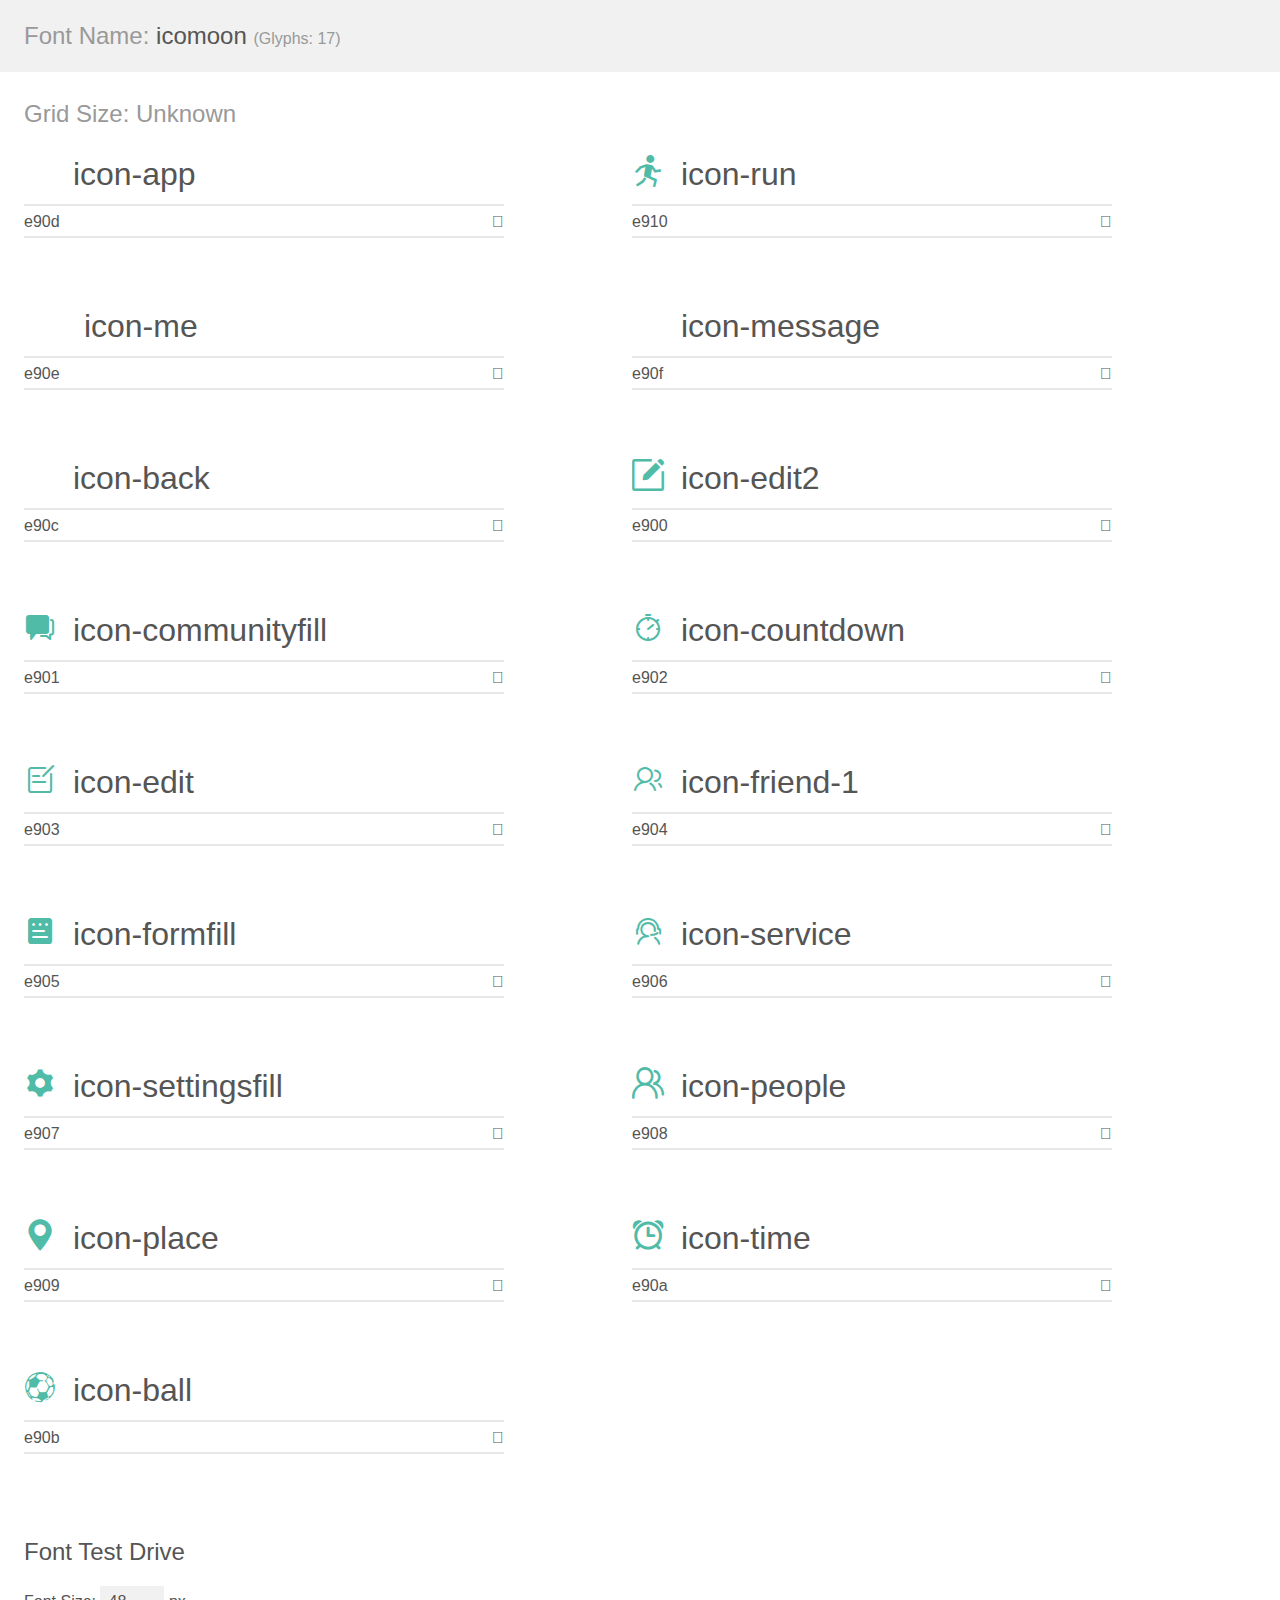
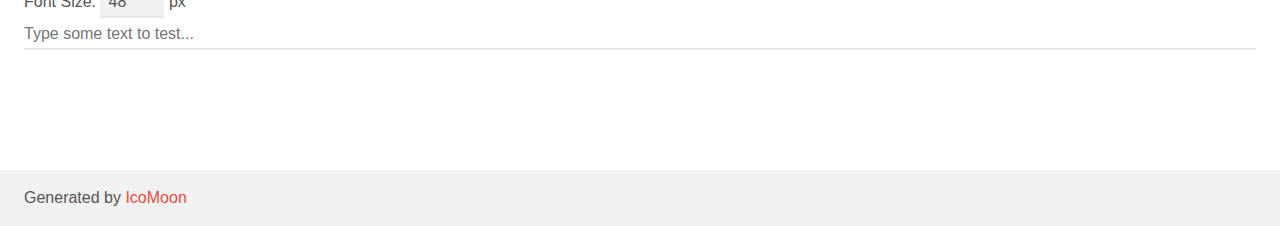
<file: fonts/icomoon (7)/demo.html>
<!doctype html>
<html>
<head>
    <meta charset="utf-8">
    <title>IcoMoon Demo</title>
    <meta name="description" content="An Icon Font Generated By IcoMoon.io">
    <meta name="viewport" content="width=device-width, initial-scale=1">
    <link rel="stylesheet" href="demo-files/demo.css">
    <link rel="stylesheet" href="style.css"></head>
<body>
    <div class="bgc1 clearfix">
        <h1 class="mhmm mvm"><span class="fgc1">Font Name:</span> icomoon <small class="fgc1">(Glyphs:&nbsp;17)</small></h1>
    </div>
    <div class="clearfix mhl ptl">
        <h1 class="mvm mtn fgc1">Grid Size: Unknown</h1>
        <div class="glyph fs1">
            <div class="clearfix bshadow0 pbs">
                <span class="icon-app"></span>
                <span class="mls"> icon-app</span>
            </div>
            <fieldset class="fs0 size1of1 clearfix hidden-false">
                <input type="text" readonly value="e90d" class="unit size1of2" />
                <input type="text" maxlength="1" readonly value="&#xe90d;" class="unitRight size1of2 talign-right" />
            </fieldset>
            <div class="fs0 bshadow0 clearfix hidden-true">
                <span class="unit pvs fgc1">liga: </span>
                <input type="text" readonly value="" class="liga unitRight" />
            </div>
        </div>
        <div class="glyph fs1">
            <div class="clearfix bshadow0 pbs">
                <span class="icon-run"></span>
                <span class="mls"> icon-run</span>
            </div>
            <fieldset class="fs0 size1of1 clearfix hidden-false">
                <input type="text" readonly value="e910" class="unit size1of2" />
                <input type="text" maxlength="1" readonly value="&#xe910;" class="unitRight size1of2 talign-right" />
            </fieldset>
            <div class="fs0 bshadow0 clearfix hidden-true">
                <span class="unit pvs fgc1">liga: </span>
                <input type="text" readonly value="" class="liga unitRight" />
            </div>
        </div>
        <div class="glyph fs1">
            <div class="clearfix bshadow0 pbs">
                <span class="icon-me"></span>
                <span class="mls"> icon-me</span>
            </div>
            <fieldset class="fs0 size1of1 clearfix hidden-false">
                <input type="text" readonly value="e90e" class="unit size1of2" />
                <input type="text" maxlength="1" readonly value="&#xe90e;" class="unitRight size1of2 talign-right" />
            </fieldset>
            <div class="fs0 bshadow0 clearfix hidden-true">
                <span class="unit pvs fgc1">liga: </span>
                <input type="text" readonly value="" class="liga unitRight" />
            </div>
        </div>
        <div class="glyph fs1">
            <div class="clearfix bshadow0 pbs">
                <span class="icon-message"></span>
                <span class="mls"> icon-message</span>
            </div>
            <fieldset class="fs0 size1of1 clearfix hidden-false">
                <input type="text" readonly value="e90f" class="unit size1of2" />
                <input type="text" maxlength="1" readonly value="&#xe90f;" class="unitRight size1of2 talign-right" />
            </fieldset>
            <div class="fs0 bshadow0 clearfix hidden-true">
                <span class="unit pvs fgc1">liga: </span>
                <input type="text" readonly value="" class="liga unitRight" />
            </div>
        </div>
        <div class="glyph fs1">
            <div class="clearfix bshadow0 pbs">
                <span class="icon-back"></span>
                <span class="mls"> icon-back</span>
            </div>
            <fieldset class="fs0 size1of1 clearfix hidden-false">
                <input type="text" readonly value="e90c" class="unit size1of2" />
                <input type="text" maxlength="1" readonly value="&#xe90c;" class="unitRight size1of2 talign-right" />
            </fieldset>
            <div class="fs0 bshadow0 clearfix hidden-true">
                <span class="unit pvs fgc1">liga: </span>
                <input type="text" readonly value="" class="liga unitRight" />
            </div>
        </div>
        <div class="glyph fs1">
            <div class="clearfix bshadow0 pbs">
                <span class="icon-edit2"></span>
                <span class="mls"> icon-edit2</span>
            </div>
            <fieldset class="fs0 size1of1 clearfix hidden-false">
                <input type="text" readonly value="e900" class="unit size1of2" />
                <input type="text" maxlength="1" readonly value="&#xe900;" class="unitRight size1of2 talign-right" />
            </fieldset>
            <div class="fs0 bshadow0 clearfix hidden-true">
                <span class="unit pvs fgc1">liga: </span>
                <input type="text" readonly value="" class="liga unitRight" />
            </div>
        </div>
        <div class="glyph fs1">
            <div class="clearfix bshadow0 pbs">
                <span class="icon-communityfill"></span>
                <span class="mls"> icon-communityfill</span>
            </div>
            <fieldset class="fs0 size1of1 clearfix hidden-false">
                <input type="text" readonly value="e901" class="unit size1of2" />
                <input type="text" maxlength="1" readonly value="&#xe901;" class="unitRight size1of2 talign-right" />
            </fieldset>
            <div class="fs0 bshadow0 clearfix hidden-true">
                <span class="unit pvs fgc1">liga: </span>
                <input type="text" readonly value="" class="liga unitRight" />
            </div>
        </div>
        <div class="glyph fs1">
            <div class="clearfix bshadow0 pbs">
                <span class="icon-countdown"></span>
                <span class="mls"> icon-countdown</span>
            </div>
            <fieldset class="fs0 size1of1 clearfix hidden-false">
                <input type="text" readonly value="e902" class="unit size1of2" />
                <input type="text" maxlength="1" readonly value="&#xe902;" class="unitRight size1of2 talign-right" />
            </fieldset>
            <div class="fs0 bshadow0 clearfix hidden-true">
                <span class="unit pvs fgc1">liga: </span>
                <input type="text" readonly value="" class="liga unitRight" />
            </div>
        </div>
        <div class="glyph fs1">
            <div class="clearfix bshadow0 pbs">
                <span class="icon-edit"></span>
                <span class="mls"> icon-edit</span>
            </div>
            <fieldset class="fs0 size1of1 clearfix hidden-false">
                <input type="text" readonly value="e903" class="unit size1of2" />
                <input type="text" maxlength="1" readonly value="&#xe903;" class="unitRight size1of2 talign-right" />
            </fieldset>
            <div class="fs0 bshadow0 clearfix hidden-true">
                <span class="unit pvs fgc1">liga: </span>
                <input type="text" readonly value="" class="liga unitRight" />
            </div>
        </div>
        <div class="glyph fs1">
            <div class="clearfix bshadow0 pbs">
                <span class="icon-friend-1"></span>
                <span class="mls"> icon-friend-1</span>
            </div>
            <fieldset class="fs0 size1of1 clearfix hidden-false">
                <input type="text" readonly value="e904" class="unit size1of2" />
                <input type="text" maxlength="1" readonly value="&#xe904;" class="unitRight size1of2 talign-right" />
            </fieldset>
            <div class="fs0 bshadow0 clearfix hidden-true">
                <span class="unit pvs fgc1">liga: </span>
                <input type="text" readonly value="" class="liga unitRight" />
            </div>
        </div>
        <div class="glyph fs1">
            <div class="clearfix bshadow0 pbs">
                <span class="icon-formfill"></span>
                <span class="mls"> icon-formfill</span>
            </div>
            <fieldset class="fs0 size1of1 clearfix hidden-false">
                <input type="text" readonly value="e905" class="unit size1of2" />
                <input type="text" maxlength="1" readonly value="&#xe905;" class="unitRight size1of2 talign-right" />
            </fieldset>
            <div class="fs0 bshadow0 clearfix hidden-true">
                <span class="unit pvs fgc1">liga: </span>
                <input type="text" readonly value="" class="liga unitRight" />
            </div>
        </div>
        <div class="glyph fs1">
            <div class="clearfix bshadow0 pbs">
                <span class="icon-service"></span>
                <span class="mls"> icon-service</span>
            </div>
            <fieldset class="fs0 size1of1 clearfix hidden-false">
                <input type="text" readonly value="e906" class="unit size1of2" />
                <input type="text" maxlength="1" readonly value="&#xe906;" class="unitRight size1of2 talign-right" />
            </fieldset>
            <div class="fs0 bshadow0 clearfix hidden-true">
                <span class="unit pvs fgc1">liga: </span>
                <input type="text" readonly value="" class="liga unitRight" />
            </div>
        </div>
        <div class="glyph fs1">
            <div class="clearfix bshadow0 pbs">
                <span class="icon-settingsfill"></span>
                <span class="mls"> icon-settingsfill</span>
            </div>
            <fieldset class="fs0 size1of1 clearfix hidden-false">
                <input type="text" readonly value="e907" class="unit size1of2" />
                <input type="text" maxlength="1" readonly value="&#xe907;" class="unitRight size1of2 talign-right" />
            </fieldset>
            <div class="fs0 bshadow0 clearfix hidden-true">
                <span class="unit pvs fgc1">liga: </span>
                <input type="text" readonly value="" class="liga unitRight" />
            </div>
        </div>
        <div class="glyph fs1">
            <div class="clearfix bshadow0 pbs">
                <span class="icon-people"></span>
                <span class="mls"> icon-people</span>
            </div>
            <fieldset class="fs0 size1of1 clearfix hidden-false">
                <input type="text" readonly value="e908" class="unit size1of2" />
                <input type="text" maxlength="1" readonly value="&#xe908;" class="unitRight size1of2 talign-right" />
            </fieldset>
            <div class="fs0 bshadow0 clearfix hidden-true">
                <span class="unit pvs fgc1">liga: </span>
                <input type="text" readonly value="" class="liga unitRight" />
            </div>
        </div>
        <div class="glyph fs1">
            <div class="clearfix bshadow0 pbs">
                <span class="icon-place"></span>
                <span class="mls"> icon-place</span>
            </div>
            <fieldset class="fs0 size1of1 clearfix hidden-false">
                <input type="text" readonly value="e909" class="unit size1of2" />
                <input type="text" maxlength="1" readonly value="&#xe909;" class="unitRight size1of2 talign-right" />
            </fieldset>
            <div class="fs0 bshadow0 clearfix hidden-true">
                <span class="unit pvs fgc1">liga: </span>
                <input type="text" readonly value="" class="liga unitRight" />
            </div>
        </div>
        <div class="glyph fs1">
            <div class="clearfix bshadow0 pbs">
                <span class="icon-time"></span>
                <span class="mls"> icon-time</span>
            </div>
            <fieldset class="fs0 size1of1 clearfix hidden-false">
                <input type="text" readonly value="e90a" class="unit size1of2" />
                <input type="text" maxlength="1" readonly value="&#xe90a;" class="unitRight size1of2 talign-right" />
            </fieldset>
            <div class="fs0 bshadow0 clearfix hidden-true">
                <span class="unit pvs fgc1">liga: </span>
                <input type="text" readonly value="" class="liga unitRight" />
            </div>
        </div>
        <div class="glyph fs1">
            <div class="clearfix bshadow0 pbs">
                <span class="icon-ball"></span>
                <span class="mls"> icon-ball</span>
            </div>
            <fieldset class="fs0 size1of1 clearfix hidden-false">
                <input type="text" readonly value="e90b" class="unit size1of2" />
                <input type="text" maxlength="1" readonly value="&#xe90b;" class="unitRight size1of2 talign-right" />
            </fieldset>
            <div class="fs0 bshadow0 clearfix hidden-true">
                <span class="unit pvs fgc1">liga: </span>
                <input type="text" readonly value="" class="liga unitRight" />
            </div>
        </div>
    </div>

    <!--[if gt IE 8]><!-->
    <div class="mhl clearfix mbl">
        <h1>Font Test Drive</h1>
        <label>
            Font Size: <input id="fontSize" type="number" class="textbox0 mbm"
            min="8" value="48" />
            px
        </label>
        <input id="testText" type="text" class="phl size1of1 mvl"
        placeholder="Type some text to test..." value=""/>
        <div id="testDrive" class="icon-" style="font-family: icomoon">&nbsp;
        </div>
    </div>
    <!--<![endif]-->
    <div class="bgc1 clearfix">
        <p class="mhl">Generated by <a href="https://icomoon.io/app">IcoMoon</a></p>
    </div>

    <script src="demo-files/demo.js"></script>
</body>
</html>
</file>
<file: fonts/icomoon (7)/style.css>
@font-face {
  font-family: 'icomoon';
  src:  url('fonts/icomoon.eot?mpkbp9');
  src:  url('fonts/icomoon.eot?mpkbp9#iefix') format('embedded-opentype'),
    url('fonts/icomoon.ttf?mpkbp9') format('truetype'),
    url('fonts/icomoon.woff?mpkbp9') format('woff'),
    url('fonts/icomoon.svg?mpkbp9#icomoon') format('svg');
  font-weight: normal;
  font-style: normal;
  font-display: block;
}

[class^="icon-"], [class*=" icon-"] {
  /* use !important to prevent issues with browser extensions that change fonts */
  font-family: 'icomoon' !important;
  speak: none;
  font-style: normal;
  font-weight: normal;
  font-variant: normal;
  text-transform: none;
  line-height: 1;

  /* Better Font Rendering =========== */
  -webkit-font-smoothing: antialiased;
  -moz-osx-font-smoothing: grayscale;
}

.icon-app:before {
  content: "\e90d";
  color: #fff;
}
.icon-run:before {
  content: "\e910";
  color: #50bba7;
}
.icon-me:before {
  content: "\e90e";
  color: #fff;
}
.icon-message:before {
  content: "\e90f";
  color: #fff;
}
.icon-back:before {
  content: "\e90c";
  color: #fff;
}
.icon-edit2:before {
  content: "\e900";
  color: #50bba7;
}
.icon-communityfill:before {
  content: "\e901";
  color: #50bba7;
}
.icon-countdown:before {
  content: "\e902";
  color: #50bba7;
}
.icon-edit:before {
  content: "\e903";
  color: #50bba7;
}
.icon-friend-1:before {
  content: "\e904";
  color: #50bba7;
}
.icon-formfill:before {
  content: "\e905";
  color: #50bba7;
}
.icon-service:before {
  content: "\e906";
  color: #50bba7;
}
.icon-settingsfill:before {
  content: "\e907";
  color: #50bba7;
}
.icon-people:before {
  content: "\e908";
  color: #50bba7;
}
.icon-place:before {
  content: "\e909";
  color: #50bba7;
}
.icon-time:before {
  content: "\e90a";
  color: #50bba7;
}
.icon-ball:before {
  content: "\e90b";
  color: #50bba7;
}
</file>
<file: fonts/icomoon (7)/demo-files/demo.css>
body {
  padding: 0;
  margin: 0;
  font-family: sans-serif;
  font-size: 1em;
  line-height: 1.5;
  color: #555;
  background: #fff;
}
h1 {
  font-size: 1.5em;
  font-weight: normal;
}
small {
  font-size: .66666667em;
}
a {
  color: #e74c3c;
  text-decoration: none;
}
a:hover, a:focus {
  box-shadow: 0 1px #e74c3c;
}
.bshadow0, input {
  box-shadow: inset 0 -2px #e7e7e7;
}
input:hover {
  box-shadow: inset 0 -2px #ccc;
}
input, fieldset {
  font-family: sans-serif;
  font-size: 1em;
  margin: 0;
  padding: 0;
  border: 0;
}
input {
  color: inherit;
  line-height: 1.5;
  height: 1.5em;
  padding: .25em 0;
}
input:focus {
  outline: none;
  box-shadow: inset 0 -2px #449fdb;
}
.glyph {
  font-size: 16px;
  width: 15em;
  padding-bottom: 1em;
  margin-right: 4em;
  margin-bottom: 1em;
  float: left;
  overflow: hidden;
}
.liga {
  width: 80%;
  width: calc(100% - 2.5em);
}
.talign-right {
  text-align: right;
}
.talign-center {
  text-align: center;
}
.bgc1 {
  background: #f1f1f1;
}
.fgc1 {
  color: #999;
}
.fgc0 {
  color: #000;
}
p {
  margin-top: 1em;
  margin-bottom: 1em;
}
.mvm {
  margin-top: .75em;
  margin-bottom: .75em;
}
.mtn {
  margin-top: 0;
}
.mtl, .mal {
  margin-top: 1.5em;
}
.mbl, .mal {
  margin-bottom: 1.5em;
}
.mal, .mhl {
  margin-left: 1.5em;
  margin-right: 1.5em;
}
.mhmm {
  margin-left: 1em;
  margin-right: 1em;
}
.mls {
  margin-left: .25em;
}
.ptl {
  padding-top: 1.5em;
}
.pbs, .pvs {
  padding-bottom: .25em;
}
.pvs, .pts {
  padding-top: .25em;
}
.unit {
  float: left;
}
.unitRight {
  float: right;
}
.size1of2 {
  width: 50%;
}
.size1of1 {
  width: 100%;
}
.clearfix:before, .clearfix:after {
  content: " ";
  display: table;
}
.clearfix:after {
  clear: both;
}
.hidden-true {
  display: none;
}
.textbox0 {
  width: 3em;
  background: #f1f1f1;
  padding: .25em .5em;
  line-height: 1.5;
  height: 1.5em;
}
#testDrive {
  display: block;
  padding-top: 24px;
  line-height: 1.5;
}
.fs0 {
  font-size: 16px;
}
.fs1 {
  font-size: 32px;
}
</file>
